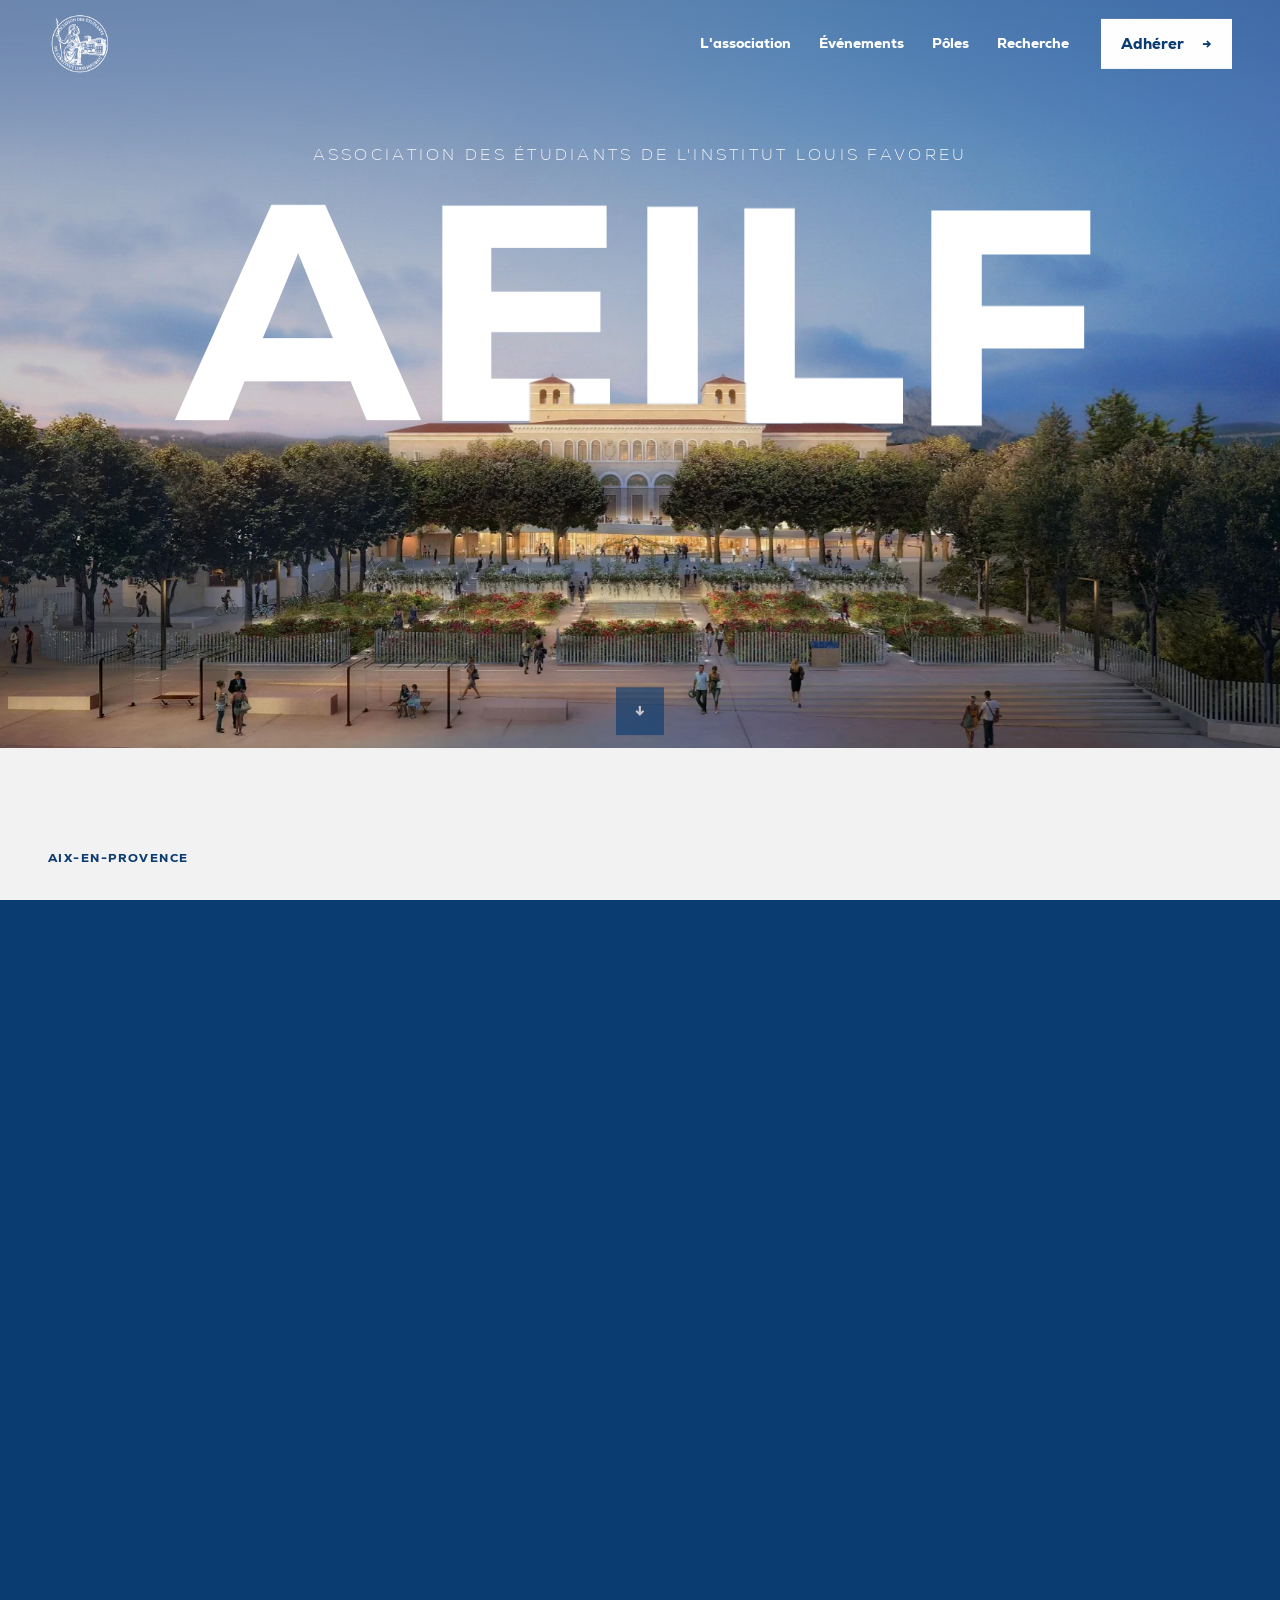
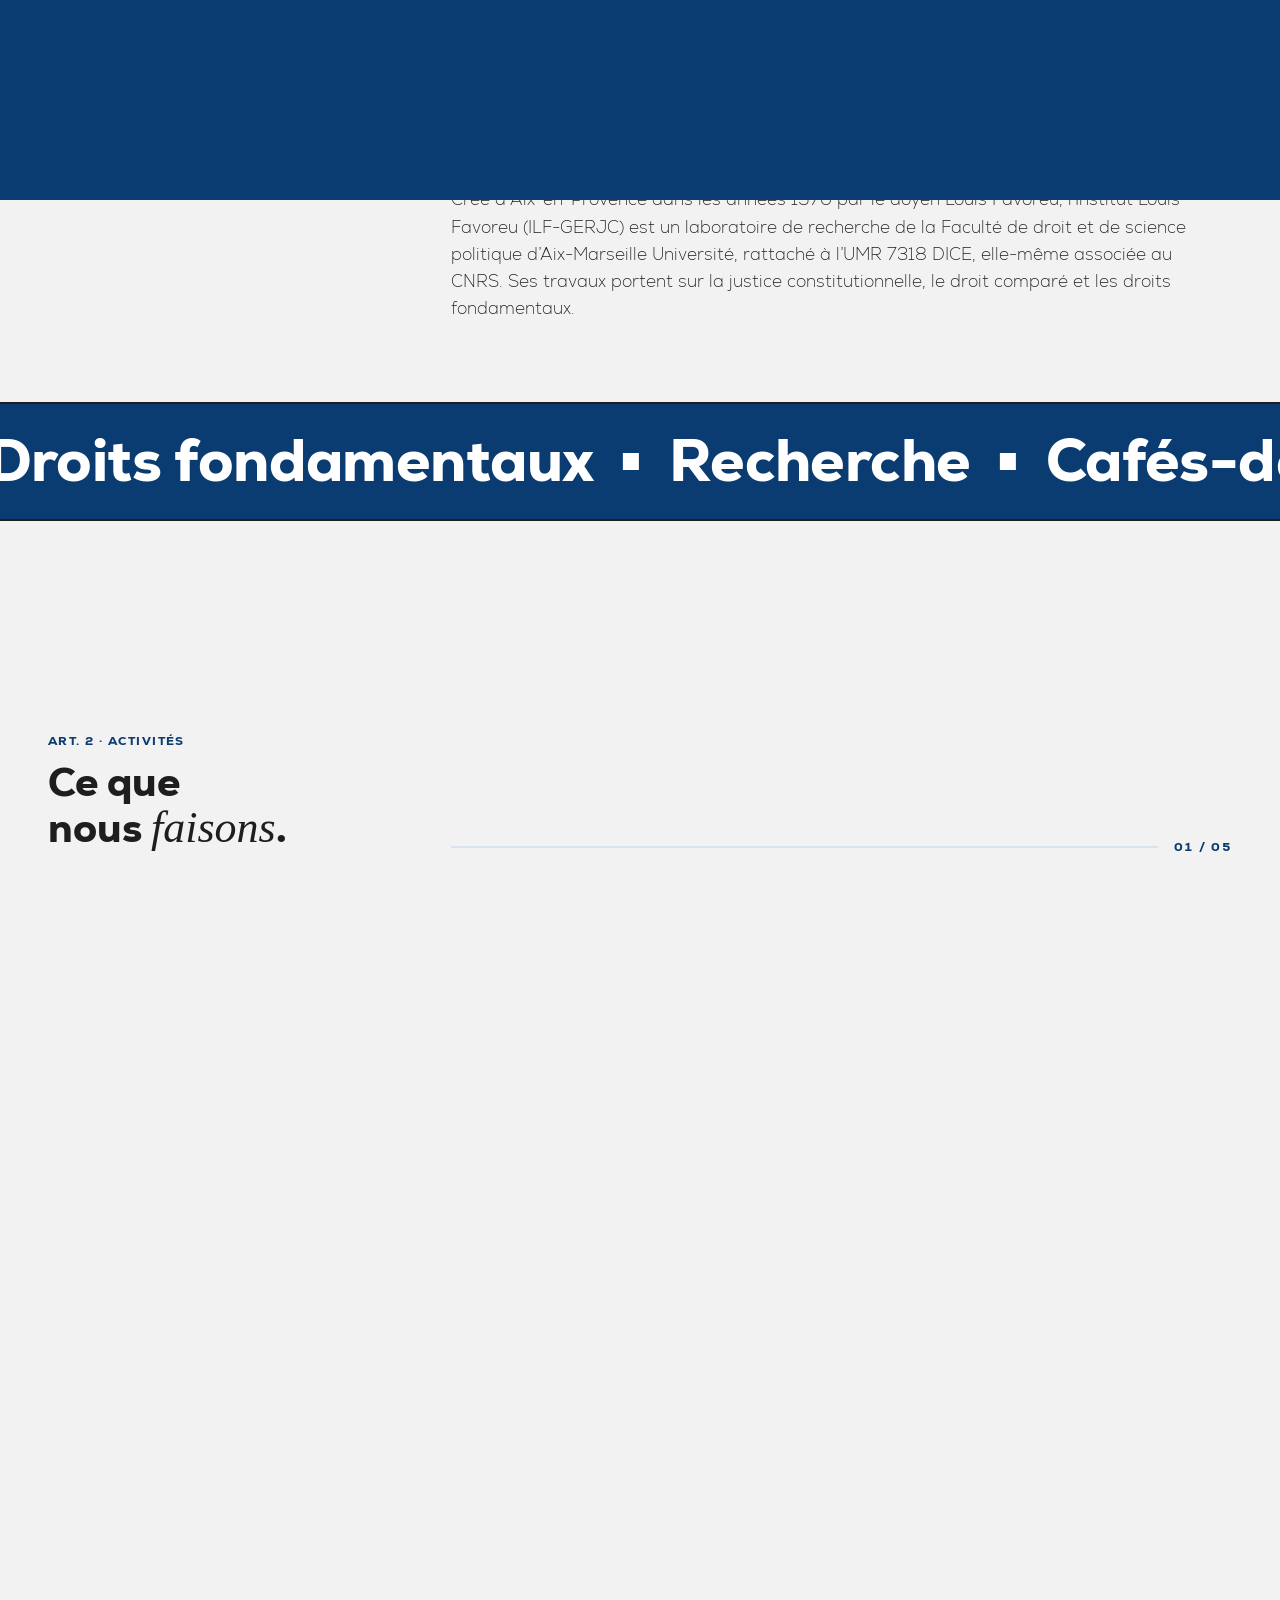
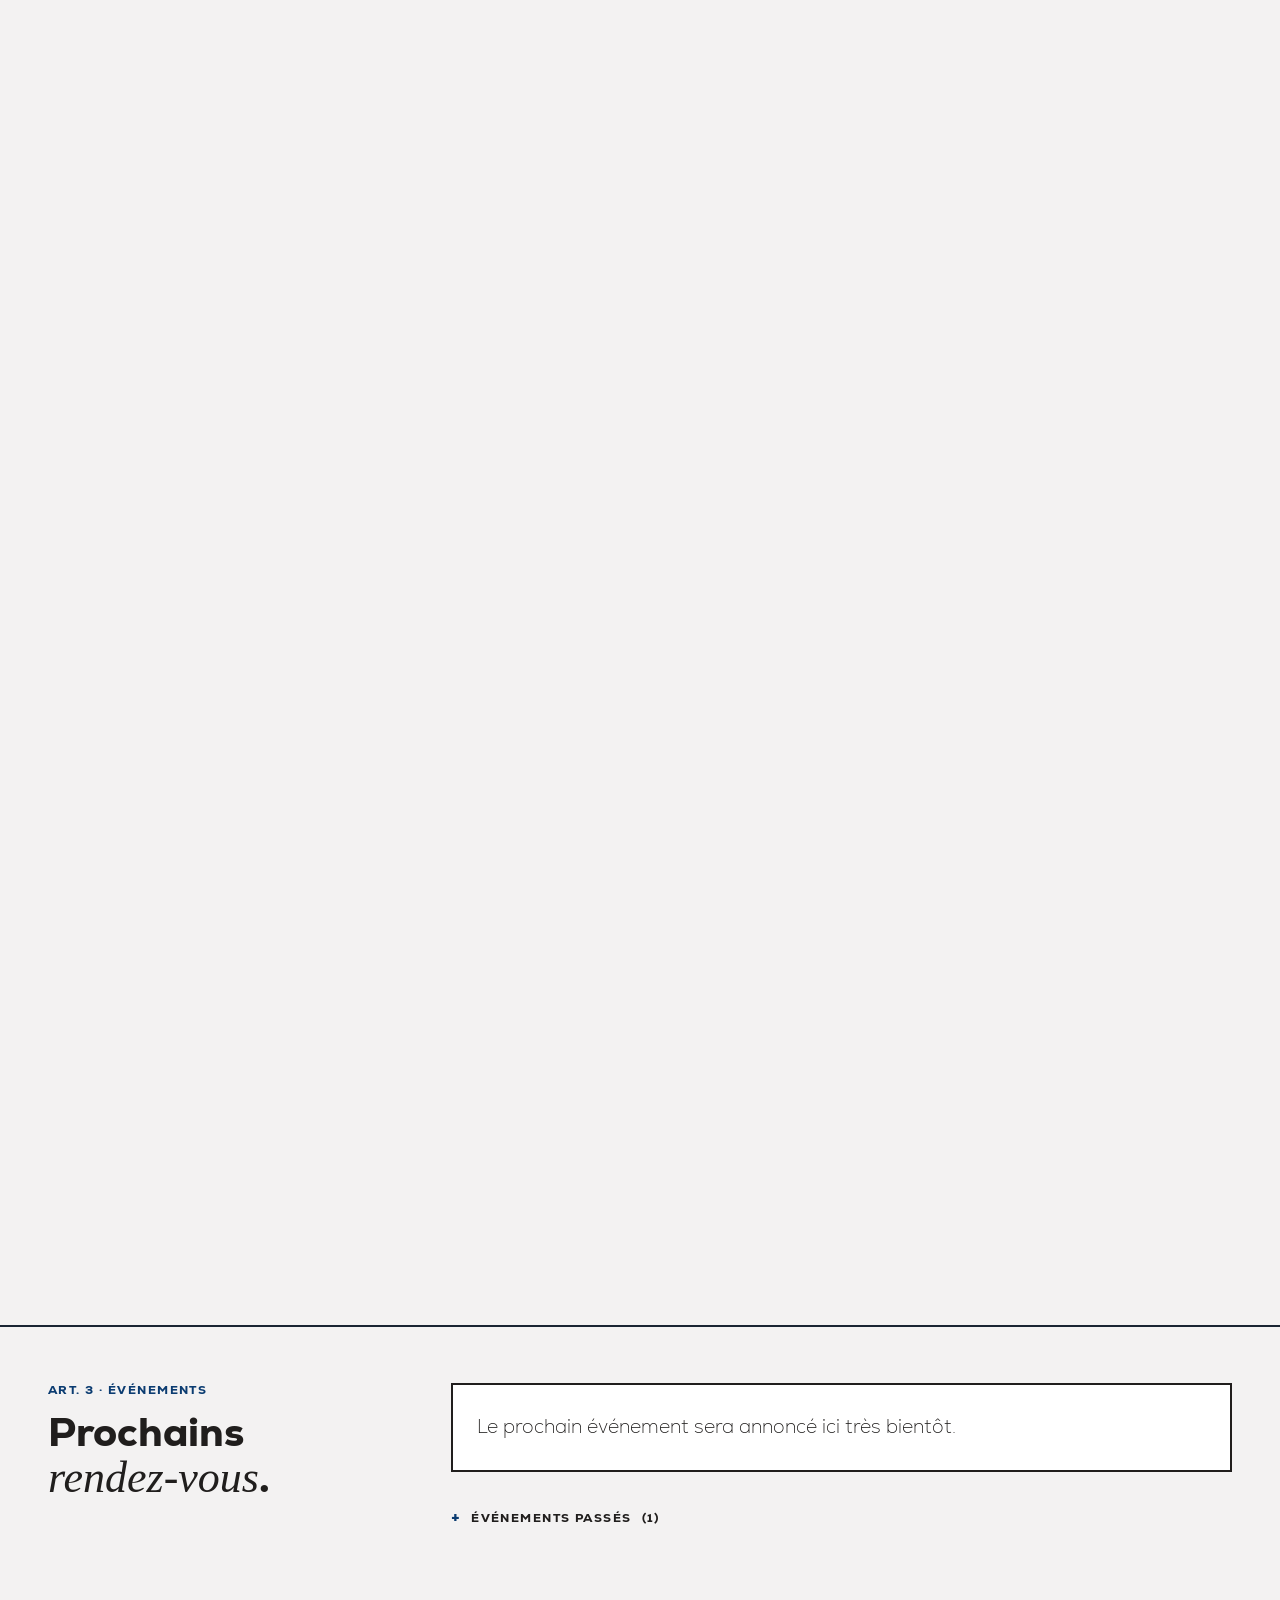
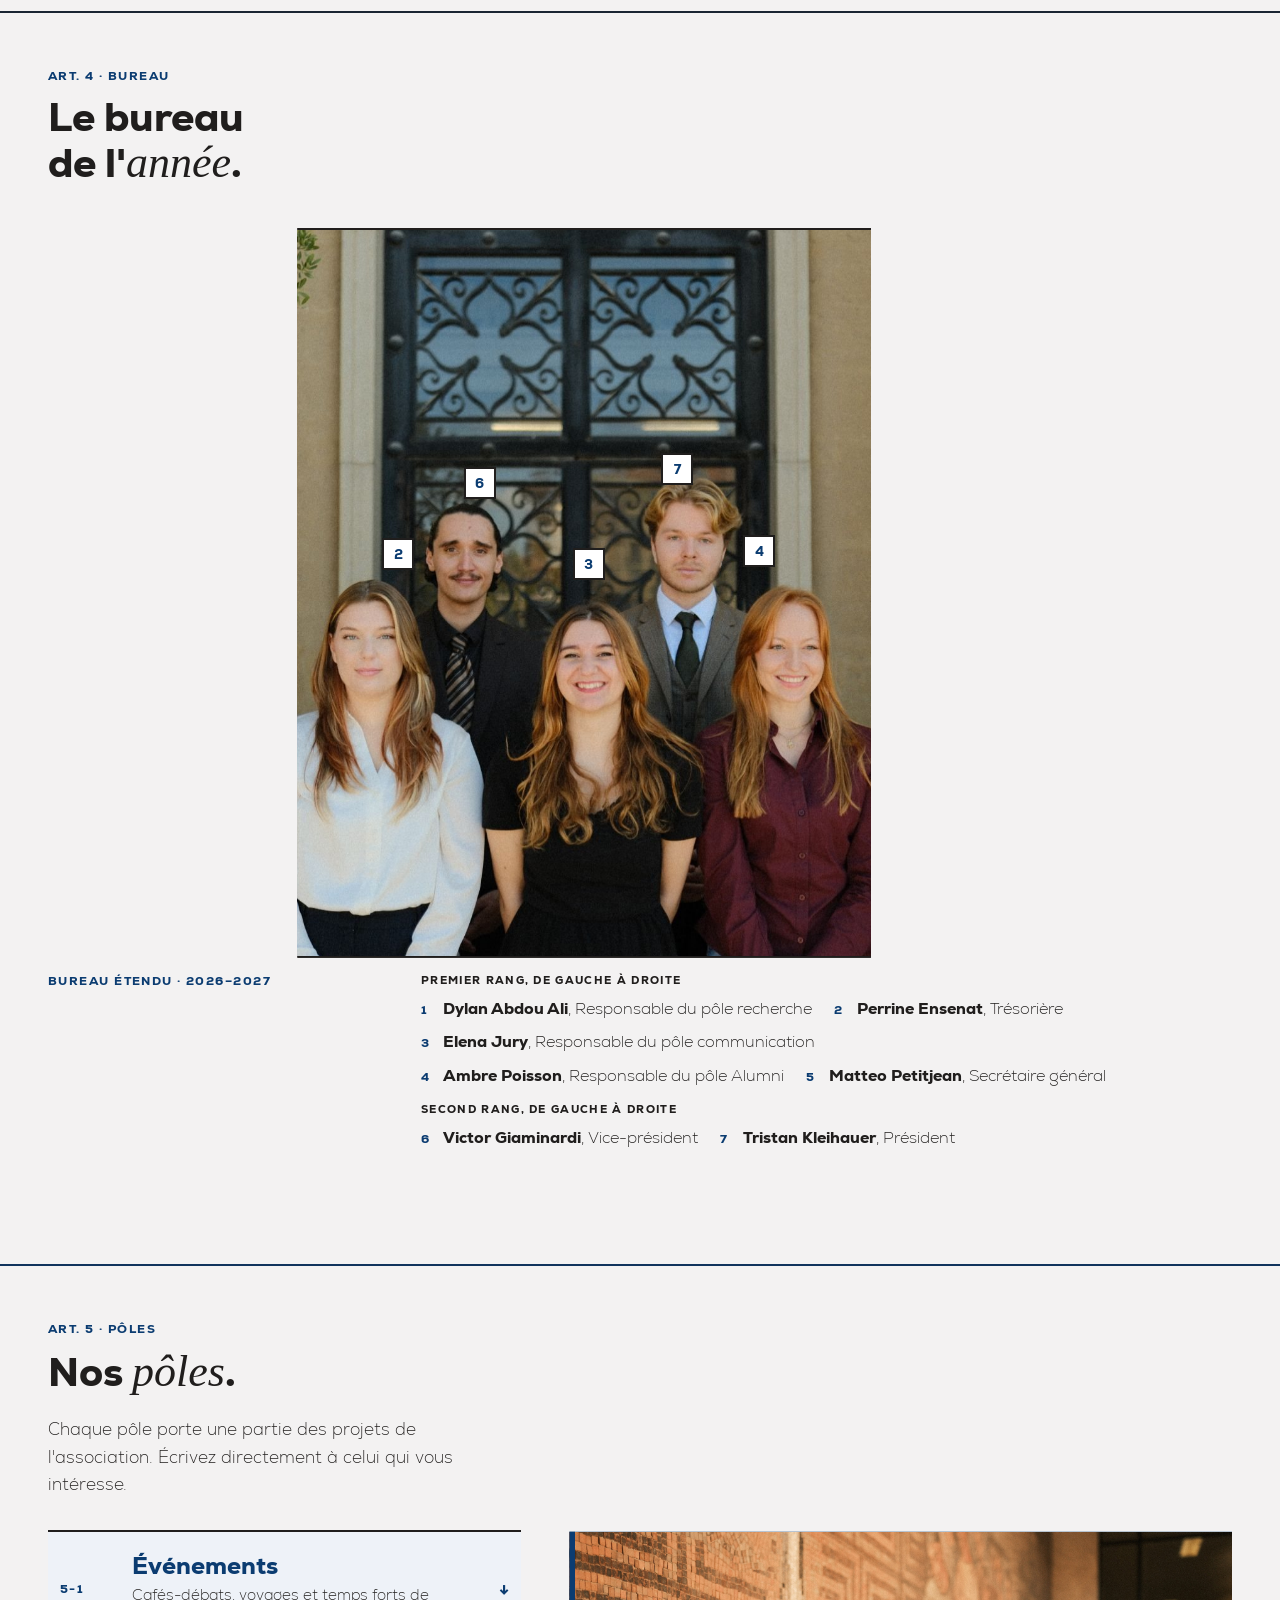
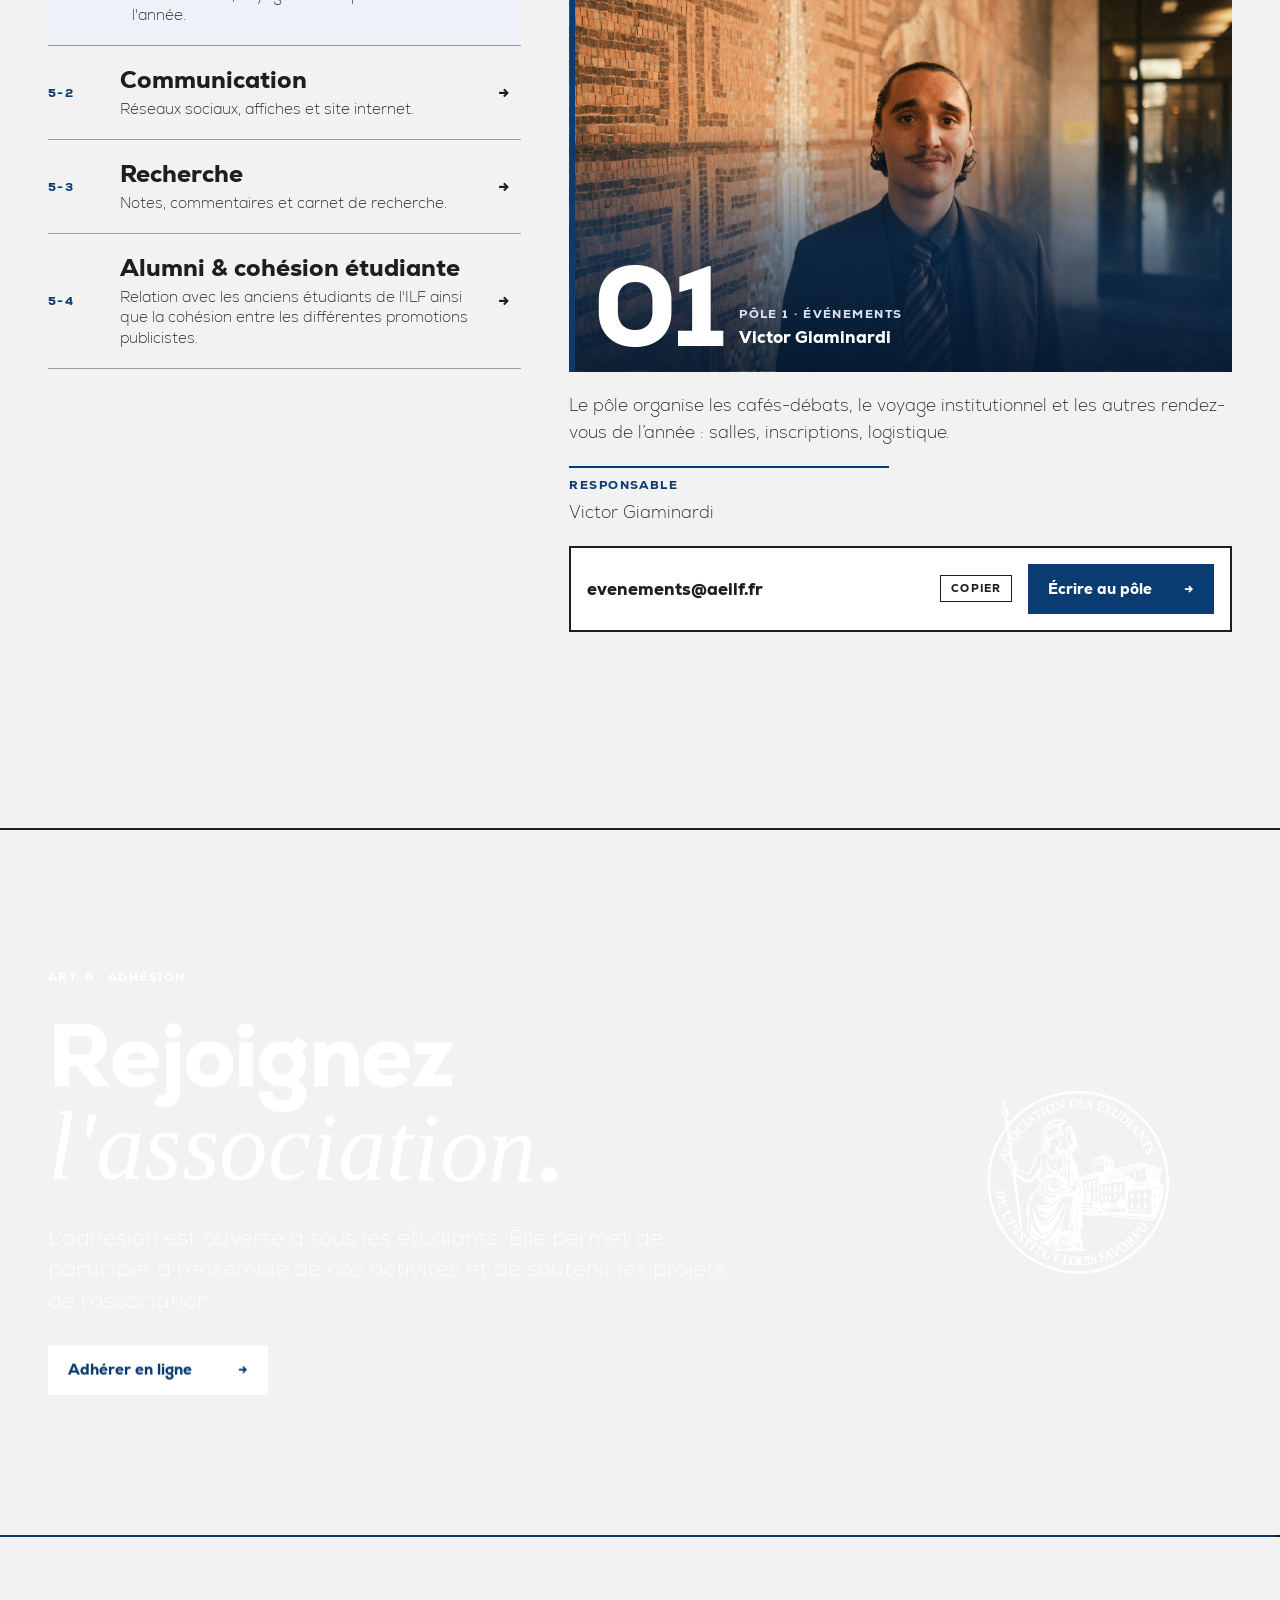
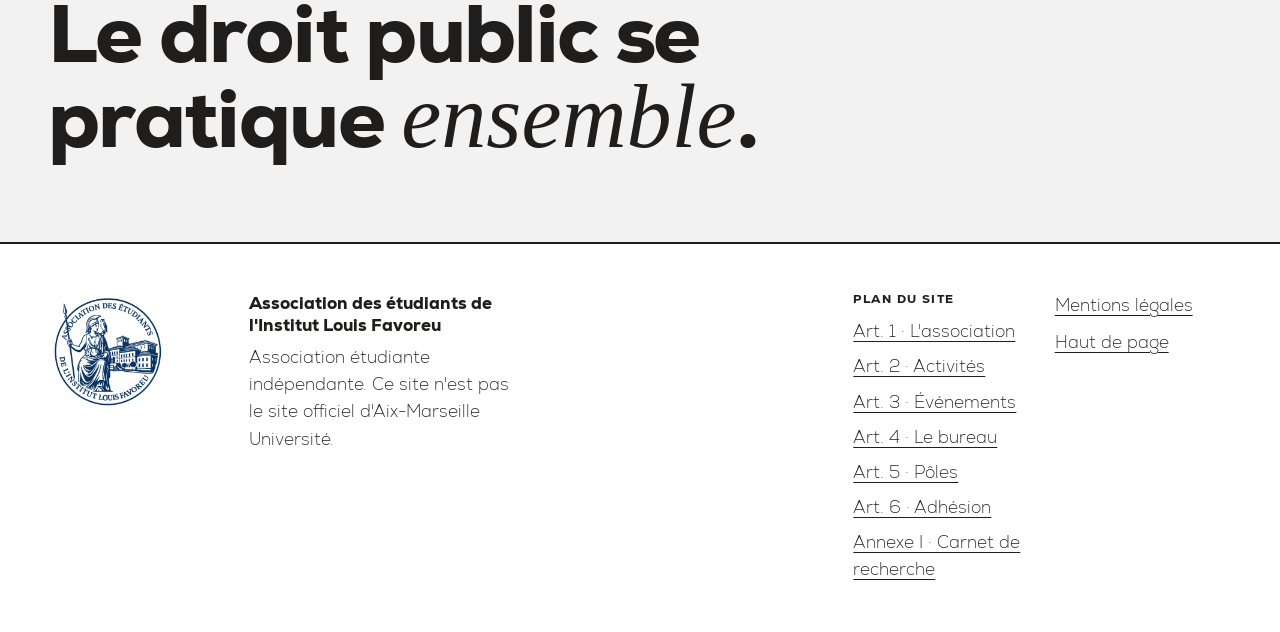
<file: index.html>
<!doctype html>
<html lang="fr">
<head>
<meta charset="utf-8">
<meta name="viewport" content="width=device-width, initial-scale=1, viewport-fit=cover">
<title>AE Institut Louis Favoreu</title>
<meta name="claude:viewport-fit-sides" content="cover">
<meta name="description" content="Association des étudiants de l'Institut Louis Favoreu, Aix-Marseille Université : recherche, cafés-débats, réseau alumni et voyages.">
<link rel="icon" href="assets/brand/favicon.svg" type="image/svg+xml">
<script>try{if(!matchMedia("(prefers-reduced-motion: reduce)").matches&&!sessionStorage.getItem("ilf-intro"))document.documentElement.classList.add("is-loading")}catch(e){}</script>
<link rel="preload" href="images/fdsp-premier-plan.webp" as="image" type="image/webp">
<link rel="preload" href="assets/fonts/Nexa-Heavy.woff2" as="font" type="font/woff2" crossorigin>
<link rel="preload" href="assets/fonts/Nexa-ExtraLight.woff2" as="font" type="font/woff2" crossorigin>
<link rel="stylesheet" href="assets/fonts.css">
<link rel="stylesheet" href="assets/style.css">
</head>
<body>

<a class="skip" href="#intro">Aller au contenu</a>

<!-- Ouverture : aplat bleu, sceau inversé, compteur -->
<div class="loader" id="loader" aria-hidden="true">
  <div class="loader__in">
    <img class="loader__logo" src="assets/brand/logo-aeilf-blanc-400.webp" alt="" width="140" height="140">
    <p class="loader__count"><span id="loader-n">00</span></p>
  </div>
</div>

<div class="cursor" id="cursor" aria-hidden="true"><span class="cursor__label" id="cursor-label"></span></div>

<header class="top is-over" id="top">
  <div class="top__in">
    <a class="brand" href="#accueil" aria-label="Accueil">
      <span class="brand__seal">
        <img class="brand__logo brand__logo--bleu" src="assets/brand/logo-aeilf-bleu-400.webp" alt="Sceau de l'Association des étudiants de l'Institut Louis Favoreu" width="64" height="64">
        <img class="brand__logo brand__logo--blanc" src="assets/brand/logo-aeilf-blanc-400.webp" alt="" width="64" height="64">
      </span>
      <span class="brand__name"><span data-bind="nomLigne1">AE Institut</span><span data-bind="nomLigne2">Louis Favoreu</span></span>
    </a>
    <nav class="nav" id="nav" aria-label="Navigation principale">
      <a href="#objet"><span class="nav__n" aria-hidden="true">01</span><span class="roll"><span data-text="L'association">L'association</span></span></a>
      <a class="nav__opt" href="#activites"><span class="nav__n" aria-hidden="true">02</span><span class="roll"><span data-text="Activités">Activités</span></span></a>
      <a href="#agenda"><span class="nav__n" aria-hidden="true">03</span><span class="roll"><span data-text="Événements">Événements</span></span></a>
      <a class="nav__opt" href="#bureau"><span class="nav__n" aria-hidden="true">04</span><span class="roll"><span data-text="Le bureau">Le bureau</span></span></a>
      <a href="#poles"><span class="nav__n" aria-hidden="true">05</span><span class="roll"><span data-text="Pôles">Pôles</span></span></a>
      <a class="js-transition" href="recherche/"><span class="nav__n" aria-hidden="true">I</span><span class="roll"><span data-text="Recherche">Recherche</span></span></a>
      <a href="#adherer" class="nav__join"><span class="nav__n" aria-hidden="true">06</span><span class="roll"><span data-text="Adhérer">Adhérer</span></span></a>
    </nav>
    <a class="btn btn--primary btn--nav magnetic" href="#adherer" data-cursor="Adhérer"><span>Adhérer</span><span class="btn__arrow" aria-hidden="true">→</span></a>
    <button class="menu-btn" id="menu-btn" aria-expanded="false" aria-controls="nav" aria-label="Ouvrir le menu"><span></span><span></span></button>
  </div>
  <div class="progress" id="progress" aria-hidden="true"></div>
</header>

<main id="accueil">

  <!-- Ouverture : l'illustration de la FDSP fait le décor ; le sigle passe derrière la faculté -->
  <section class="hero" id="hero">
    <div class="hero__sky" aria-hidden="true"></div>
    <div class="hero__stage" id="hero-stage">
      <img class="hero__layer hero__bg" id="hero-bg" src="images/fdsp.jpg" srcset="images/fdsp-1200.jpg 1200w, images/fdsp.jpg 2000w" sizes="(max-width: 720px) 150vw, 100vw" alt="La Faculté de droit et de science politique d'Aix-en-Provence au crépuscule, la montagne Sainte-Victoire à l'arrière-plan" width="2000" height="1058">
      <div class="hero__veil" aria-hidden="true"></div>
      <div class="hero__sigle" id="hero-sigle" aria-hidden="true">AEILF</div>
      <img class="hero__layer hero__fg" id="hero-fg" src="images/fdsp-premier-plan.webp" srcset="images/fdsp-premier-plan-1200.webp 1200w, images/fdsp-premier-plan.webp 2000w" sizes="(max-width: 720px) 150vw, 100vw" alt="" width="2000" height="1058">
    </div>
    <div class="hero__brand">
      <h1 class="hero__name" id="hero-name" data-bind="nom">Association des étudiants de l'Institut Louis Favoreu</h1>
    </div>
    <a class="hero__down" href="#intro" aria-label="Découvrir l'association"><span aria-hidden="true">↓</span></a>
    <a class="teaser" id="teaser" href="#agenda" hidden data-cursor="Agenda">
      <span class="label label--blue">Prochain rendez-vous</span>
      <span class="teaser__row"><span class="teaser__day" id="teaser-day"></span><span class="teaser__t" id="teaser-t"></span></span>
      <span class="teaser__meta"><span id="teaser-meta"></span><span class="teaser__arrow" aria-hidden="true">→</span></span>
    </a>
  </section>

  <!-- Préambule -->
  <section class="intro" id="intro">
    <div class="wrap intro__grid">
      <p class="label label--blue intro__kicker" data-bind="lieu">Aix-en-Provence</p>

      <h2 class="display intro__title" id="hero-title" aria-label="Le droit public se pratique ensemble.">
        <span class="line"><span class="line__in" data-bind="titreLigne1">Le droit public</span></span>
        <span class="line"><span class="line__in" data-bind="titreLigne2">se pratique</span></span>
        <span class="line"><span class="line__in"><span class="rotator" id="rotator"><span class="rotator__w"><span class="ilf-accent">ensemble</span>.</span></span></span></span>
      </h2>

      <div class="intro__side">
        <p class="lead" data-bind="accroche">Nous sommes les étudiants en droit public d’Aix-en-Provence. Au programme cette année : des cafés-débats, des voyages, un carnet de recherche et un réseau d’anciens à reconstruire.</p>
        <div class="intro__ctas">
          <a class="btn btn--primary magnetic" href="#adherer" data-cursor="Adhérer"><span>Rejoindre l'association</span><span class="btn__arrow" aria-hidden="true">→</span></a>
          <a class="btn btn--secondary" href="#agenda"><span>Voir les événements</span><span class="btn__arrow" aria-hidden="true">→</span></a>
        </div>
      </div>
    </div>
  </section>

  <!-- Art. 1 -->
  <section class="section" id="objet" data-chapter="Art. 1 · Objet">
    <div class="wrap section__grid">
      <div class="section__head">
        <p class="label label--blue">Art. 1 · Objet</p>
        <h2 class="h2 split-lines">Ce qui nous <span class="ilf-accent">réunit</span>.</h2>
      </div>
      <div class="section__body">
        <p class="manifesto" data-bind="manifeste" data-split>Nous croyons que le droit public ne s'apprend pas seulement dans les amphithéâtres. Il se discute, s'écrit, se confronte à l'actualité et à celles et ceux qui le pratiquent.</p>
        <div class="institut reveal">
          <p class="label">L'institut</p>
          <p data-bind="institut">Créé à Aix-en-Provence dans les années 1970 par le doyen Louis Favoreu, l’Institut Louis Favoreu (ILF-GERJC) est un laboratoire de recherche de la Faculté de droit et de science politique d’Aix-Marseille Université, rattaché à l’UMR 7318 DICE, elle-même associée au CNRS. Ses travaux portent sur la justice constitutionnelle, le droit comparé et les droits fondamentaux.</p>
        </div>
      </div>
    </div>
  </section>

  <!-- Bandeau sur aplat bleu -->
  <div class="marquee" aria-hidden="true">
    <div class="marquee__track" id="marquee"></div>
  </div>

  <!-- Art. 2 : défilement horizontal sur grand écran -->
  <section class="section section--acts" id="activites" data-chapter="Art. 2 · Activités">
    <div class="acts-pin" id="acts-pin">
      <div class="wrap section__grid acts-head">
        <div class="section__head">
          <p class="label label--blue">Art. 2 · Activités</p>
          <h2 class="h2 split-lines">Ce que nous <span class="ilf-accent">faisons</span>.</h2>
        </div>
        <div class="acts-progress" aria-hidden="true"><span id="acts-bar"></span><span class="acts-count" id="acts-count"></span></div>
      </div>
      <div class="acts-viewport"><ol class="acts" id="acts"></ol></div>
    </div>
  </section>

  <!-- Art. 3 -->
  <section class="section" id="agenda" data-chapter="Art. 3 · Événements">
    <div class="wrap section__grid">
      <div class="section__head">
        <p class="label label--blue">Art. 3 · Événements</p>
        <h2 class="h2 split-lines">Prochains <span class="ilf-accent">rendez-vous</span>.</h2>
      </div>
      <div class="section__body">
        <ul class="events" id="events"><li class="events__empty">Chargement des événements…</li></ul>
        <details class="past" id="past" hidden>
          <summary><span>Événements passés</span><span id="past-count"></span></summary>
          <ul class="events events--past" id="events-past"></ul>
        </details>
      </div>
    </div>
  </section>

  <!-- Art. 4 -->
  <section class="section" id="bureau" data-chapter="Art. 4 · Bureau">
    <div class="wrap section__grid">
      <div class="section__head">
        <p class="label label--blue">Art. 4 · Bureau</p>
        <h2 class="h2 split-lines">Le bureau de l'<span class="ilf-accent">année</span>.</h2>
      </div>
      <div class="crew" id="crew" hidden>
        <div class="crew__tabs" id="crew-tabs" role="tablist" aria-label="Photos de groupe" hidden></div>
        <figure class="crew__fig">
          <div class="crew__frame" id="crew-frame">
            <img class="crew__img" id="crew-img" alt="" width="2000" height="1333" loading="lazy">
            <div class="crew__shade" id="crew-shade" aria-hidden="true"></div>
            <div class="crew__pins" id="crew-pins"></div>
            <p class="crew__tag" id="crew-tag" aria-hidden="true"><b id="crew-tag-n"></b><span id="crew-tag-r"></span></p>
          </div>
          <figcaption class="crew__cap">
            <p class="label label--blue crew__title" id="crew-title"></p>
            <div class="crew__rows" id="crew-rows"></div>
          </figcaption>
        </figure>
      </div>
    </div>
  </section>

  <!-- Art. 5 -->
  <section class="section" id="poles" data-chapter="Art. 5 · Pôles">
    <div class="wrap section__grid">
      <div class="section__head">
        <p class="label label--blue">Art. 5 · Pôles</p>
        <h2 class="h2 split-lines">Nos <span class="ilf-accent">pôles</span>.</h2>
        <p class="poles__intro">Chaque pôle porte une partie des projets de l'association. Écrivez directement à celui qui vous intéresse.</p>
      </div>
      <div class="section__body">
        <ol class="poles" id="poles-list"></ol>
      </div>
    </div>
  </section>

  <!-- Annexe I : aperçu du carnet de recherche (page dédiée : recherche/) -->
  <section class="section carnet" id="carnet" data-chapter="Annexe I · Recherche" hidden>
    <div class="wrap section__grid">
      <div class="section__head">
        <p class="label label--blue">Annexe I · Carnet de recherche</p>
        <h2 class="h2 split-lines">Derniers <span class="ilf-accent">articles</span>.</h2>
        <p class="poles__intro">Notes, commentaires et analyses publiés par le pôle recherche.</p>
        <a class="btn btn--secondary carnet__cta js-transition" href="recherche/"><span>Ouvrir le carnet</span><span class="btn__arrow" aria-hidden="true">→</span></a>
      </div>
      <div class="section__body">
        <ul class="r-grid" id="carnet-grid"></ul>
      </div>
    </div>
  </section>

  <!-- Art. 6 -->
  <section class="join" id="adherer" data-chapter="Art. 6 · Adhésion">
    <div class="join__bg" id="join-bg" aria-hidden="true"></div>
    <div class="wrap join__grid">
      <div class="join__body">
        <p class="label">Art. 6 · Adhésion</p>
        <h2 class="join__title" data-bind="adhesionTitre" data-rich data-split-chars>Rejoignez l'association.</h2>
        <p class="lead join__text" data-bind="adhesionTexte">L'adhésion est ouverte à tous les étudiants.</p>
        <div class="join__row">
          <a class="btn btn--inverse magnetic" id="join-link" href="https://www.helloasso.com" target="_blank" rel="noopener" data-cursor="Adhérer"><span>Adhérer en ligne</span><span class="btn__arrow" aria-hidden="true">→</span></a>
          <p class="join__price" id="join-price"><span class="label">Cotisation</span><span data-bind="adhesionPrix">À compléter</span></p>
          <p class="join__soon" id="join-soon" hidden></p>
        </div>
      </div>
      <div class="join__seal">
        <img src="assets/brand/logo-aeilf-blanc-400.webp" alt="" width="220" height="220" loading="lazy">
      </div>
    </div>
  </section>

  <!-- Envoi -->
  <section class="outro" aria-label="Devise">
    <div class="wrap">
      <p class="outro__line split-lines"><span data-bind="titreLigne1">Le droit public</span> <span data-bind="titreLigne2">se pratique</span> <span class="ilf-accent" id="outro-word">ensemble</span>.</p>
    </div>
  </section>

</main>

<footer class="foot" id="foot">
  <div class="wrap foot__grid">
    <div class="foot__brand">
      <img src="assets/brand/logo-aeilf-bleu-400.webp" alt="Sceau de l'Association des étudiants de l'Institut Louis Favoreu" width="120" height="120" loading="lazy">
    </div>
    <div class="foot__id">
      <p class="foot__name" data-bind="nom">Association des étudiants de l'Institut Louis Favoreu</p>
      <p class="foot__small">Association étudiante indépendante. Ce site n'est pas le site officiel d'Aix-Marseille Université.</p>
      <p class="foot__small" data-bind="illustrationCredit">Illustration : crédit à compléter</p>
    </div>
    <div class="foot__contact">
      <p class="label">Écrire au bureau</p>
      <div class="copy">
        <span class="copy__text" id="email" data-bind="email">contact@exemple.fr</span>
        <button class="copy__btn" id="copy-btn" type="button">Copier</button>
      </div>
      <p class="foot__links" id="socials"></p>
    </div>
    <nav class="foot__map" aria-label="Plan du site">
      <p class="label">Plan du site</p>
      <a class="link" href="#objet">Art. 1 · L'association</a>
      <a class="link" href="#activites">Art. 2 · Activités</a>
      <a class="link" href="#agenda">Art. 3 · Événements</a>
      <a class="link" href="#bureau">Art. 4 · Le bureau</a>
      <a class="link" href="#poles">Art. 5 · Pôles</a>
      <a class="link" href="#adherer">Art. 6 · Adhésion</a>
      <a class="link js-transition" href="recherche/">Annexe I · Carnet de recherche</a>
    </nav>
    <div class="foot__legal">
      <a class="link js-transition" href="mentions-legales/">Mentions légales</a>
      <a class="link" href="#accueil">Haut de page</a>
    </div>
  </div>
</footer>

<!-- Repère de lecture : article en cours + sommaire rapide -->
<div class="chapter" id="chapter">
  <button class="chapter__btn" id="chapter-btn" type="button" aria-expanded="false" aria-controls="chapter-menu">
    <span class="chapter__label">Sommaire</span>
    <span class="chapter__now" id="chapter-now"><span class="chapter__txt">Art. 1 · Objet</span></span>
  </button>
  <nav class="chapter__menu" id="chapter-menu" aria-label="Sommaire" hidden>
    <a href="#objet"><span>Art. 1</span>L'association</a>
    <a href="#activites"><span>Art. 2</span>Activités</a>
    <a href="#agenda"><span>Art. 3</span>Événements</a>
    <a href="#bureau"><span>Art. 4</span>Le bureau</a>
    <a href="#poles"><span>Art. 5</span>Pôles</a>
    <a href="#adherer"><span>Art. 6</span>Adhésion</a>
    <a class="js-transition" href="recherche/"><span>Ann. I</span>Carnet de recherche</a>
  </nav>
</div>

<a class="totop" id="totop" href="#accueil" aria-label="Revenir en haut de la page">
  <svg viewBox="0 0 52 52" aria-hidden="true"><rect class="totop__track" x="1" y="1" width="50" height="50"/><rect class="totop__bar" id="totop-bar" x="1" y="1" width="50" height="50" pathLength="100"/></svg>
  <span aria-hidden="true">↑</span>
</a>

<div class="curtain" id="curtain" aria-hidden="true"></div>

<script src="assets/vendor/gsap.min.js"></script>
<script src="assets/vendor/ScrollTrigger.min.js"></script>
<script src="assets/vendor/lenis.min.js"></script>
<script src="assets/main.js"></script>
</body>
</html>
</file>
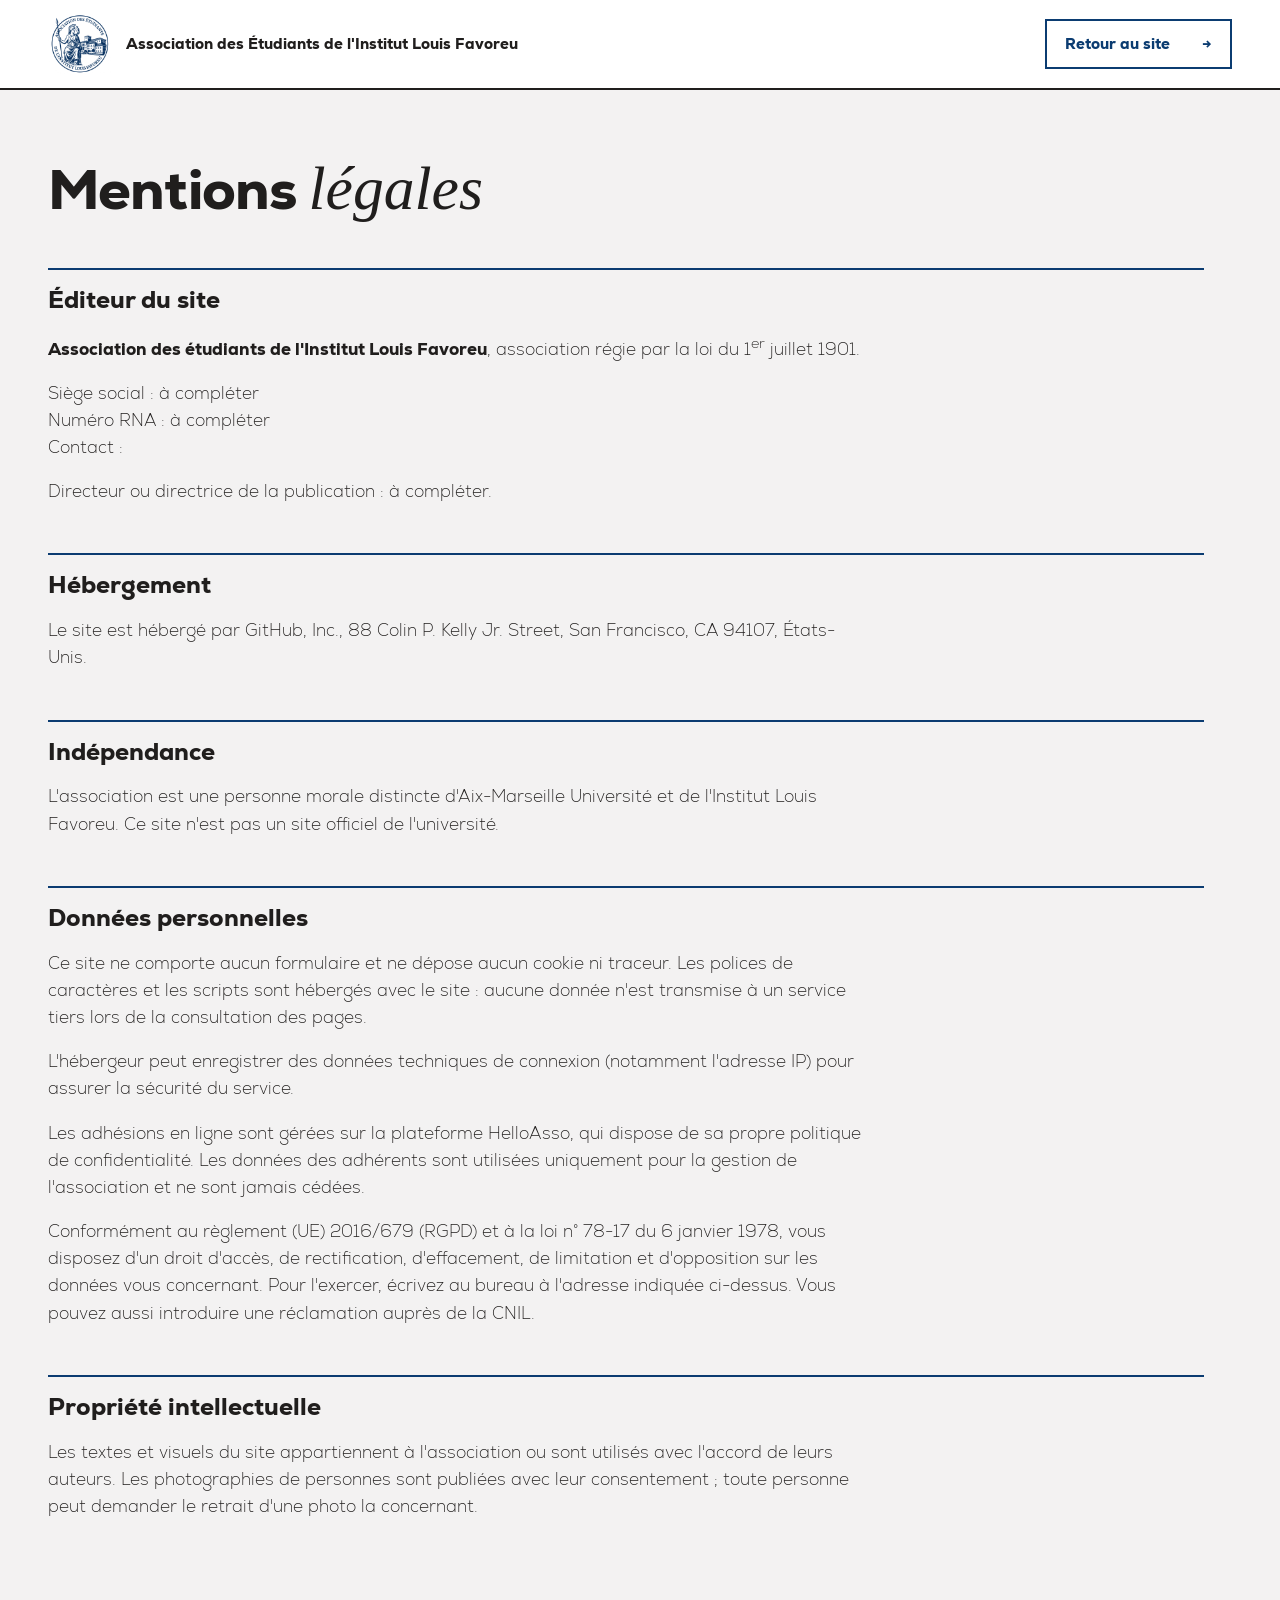
<file: mentions-legales/index.html>
<!doctype html>
<html lang="fr">
<head>
<meta charset="utf-8">
<meta name="viewport" content="width=device-width, initial-scale=1, viewport-fit=cover">
<title>Mentions légales · AE Institut Louis Favoreu</title>
<meta name="robots" content="noindex">
<link rel="icon" href="../assets/brand/favicon.svg" type="image/svg+xml">
<link rel="stylesheet" href="../assets/fonts.css">
<link rel="stylesheet" href="../assets/style.css">
</head>
<body>
<div class="curtain curtain--enter" aria-hidden="true"></div>
<header class="top" id="top">
  <div class="top__in">
    <a class="brand" href="../" aria-label="Retour à l'accueil">
      <span class="brand__seal"><img class="brand__logo" src="../assets/brand/logo-aeilf-bleu-400.webp" alt="Sceau de l'Association des étudiants de l'Institut Louis Favoreu" width="64" height="64"></span>
      <span class="brand__name"><span data-bind="nomLigne1">AE Institut</span><span data-bind="nomLigne2">Louis Favoreu</span></span>
    </a>
    <a class="btn btn--secondary btn--back" href="../"><span>Retour au site</span><span class="btn__arrow" aria-hidden="true">→</span></a>
  </div>
</header>

<main class="legal wrap">
  <h1 class="h1">Mentions <span class="ilf-accent">légales</span></h1>

  <h2>Éditeur du site</h2>
  <p><strong data-bind="nom">Association des étudiants de l'Institut Louis Favoreu</strong>, association régie par la loi du 1<sup>er</sup> juillet 1901.</p>
  <p>Siège social : <span data-bind-m="siege">à compléter</span><br>
     Numéro RNA : <span data-bind-m="rna">à compléter</span><br>
     Contact : <span data-bind="email">à compléter</span></p>
  <p>Directeur ou directrice de la publication : <span data-bind-m="directeurPublication">à compléter</span>.</p>

  <h2>Hébergement</h2>
  <p>Le site est hébergé par <span data-bind-m="hebergeur">GitHub, Inc., 88 Colin P. Kelly Jr. Street, San Francisco, CA 94107, États-Unis</span>.</p>

  <h2>Indépendance</h2>
  <p>L'association est une personne morale distincte d'Aix-Marseille Université et de l'Institut Louis Favoreu. Ce site n'est pas un site officiel de l'université.</p>

  <h2>Données personnelles</h2>
  <p>Ce site ne comporte aucun formulaire et ne dépose aucun cookie ni traceur. Les polices de caractères et les scripts sont hébergés avec le site : aucune donnée n'est transmise à un service tiers lors de la consultation des pages.</p>
  <p>L'hébergeur peut enregistrer des données techniques de connexion (notamment l'adresse IP) pour assurer la sécurité du service.</p>
  <p>Les adhésions en ligne sont gérées sur la plateforme HelloAsso, qui dispose de sa propre politique de confidentialité. Les données des adhérents sont utilisées uniquement pour la gestion de l'association et ne sont jamais cédées.</p>
  <p>Conformément au règlement (UE) 2016/679 (RGPD) et à la loi n° 78-17 du 6 janvier 1978, vous disposez d'un droit d'accès, de rectification, d'effacement, de limitation et d'opposition sur les données vous concernant. Pour l'exercer, écrivez au bureau à l'adresse indiquée ci-dessus. Vous pouvez aussi introduire une réclamation auprès de la CNIL.</p>

  <h2>Propriété intellectuelle</h2>
  <p>Les textes et visuels du site appartiennent à l'association ou sont utilisés avec l'accord de leurs auteurs. Les photographies de personnes sont publiées avec leur consentement ; toute personne peut demander le retrait d'une photo la concernant.</p>
</main>

<script>
  Promise.resolve().then(function () { return fetch("../content/site.json", { cache: "no-cache" }); })
    .then(function (r) { return r.ok ? r.json() : null; })
    .then(function (site) {
      if (!site) return;
      document.querySelectorAll("[data-bind]").forEach(function (n) { var v = site[n.dataset.bind]; v = typeof v === "string" ? v.trim() : ""; n.hidden = !v; n.textContent = v; });
      var m = site.mentions || {};
      document.querySelectorAll("[data-bind-m]").forEach(function (n) { var v = m[n.dataset.bindM]; n.textContent = (typeof v === "string" && v.trim()) ? v.trim() : "à compléter"; });
    }).catch(function () {});
</script>
</body>
</html>
</file>
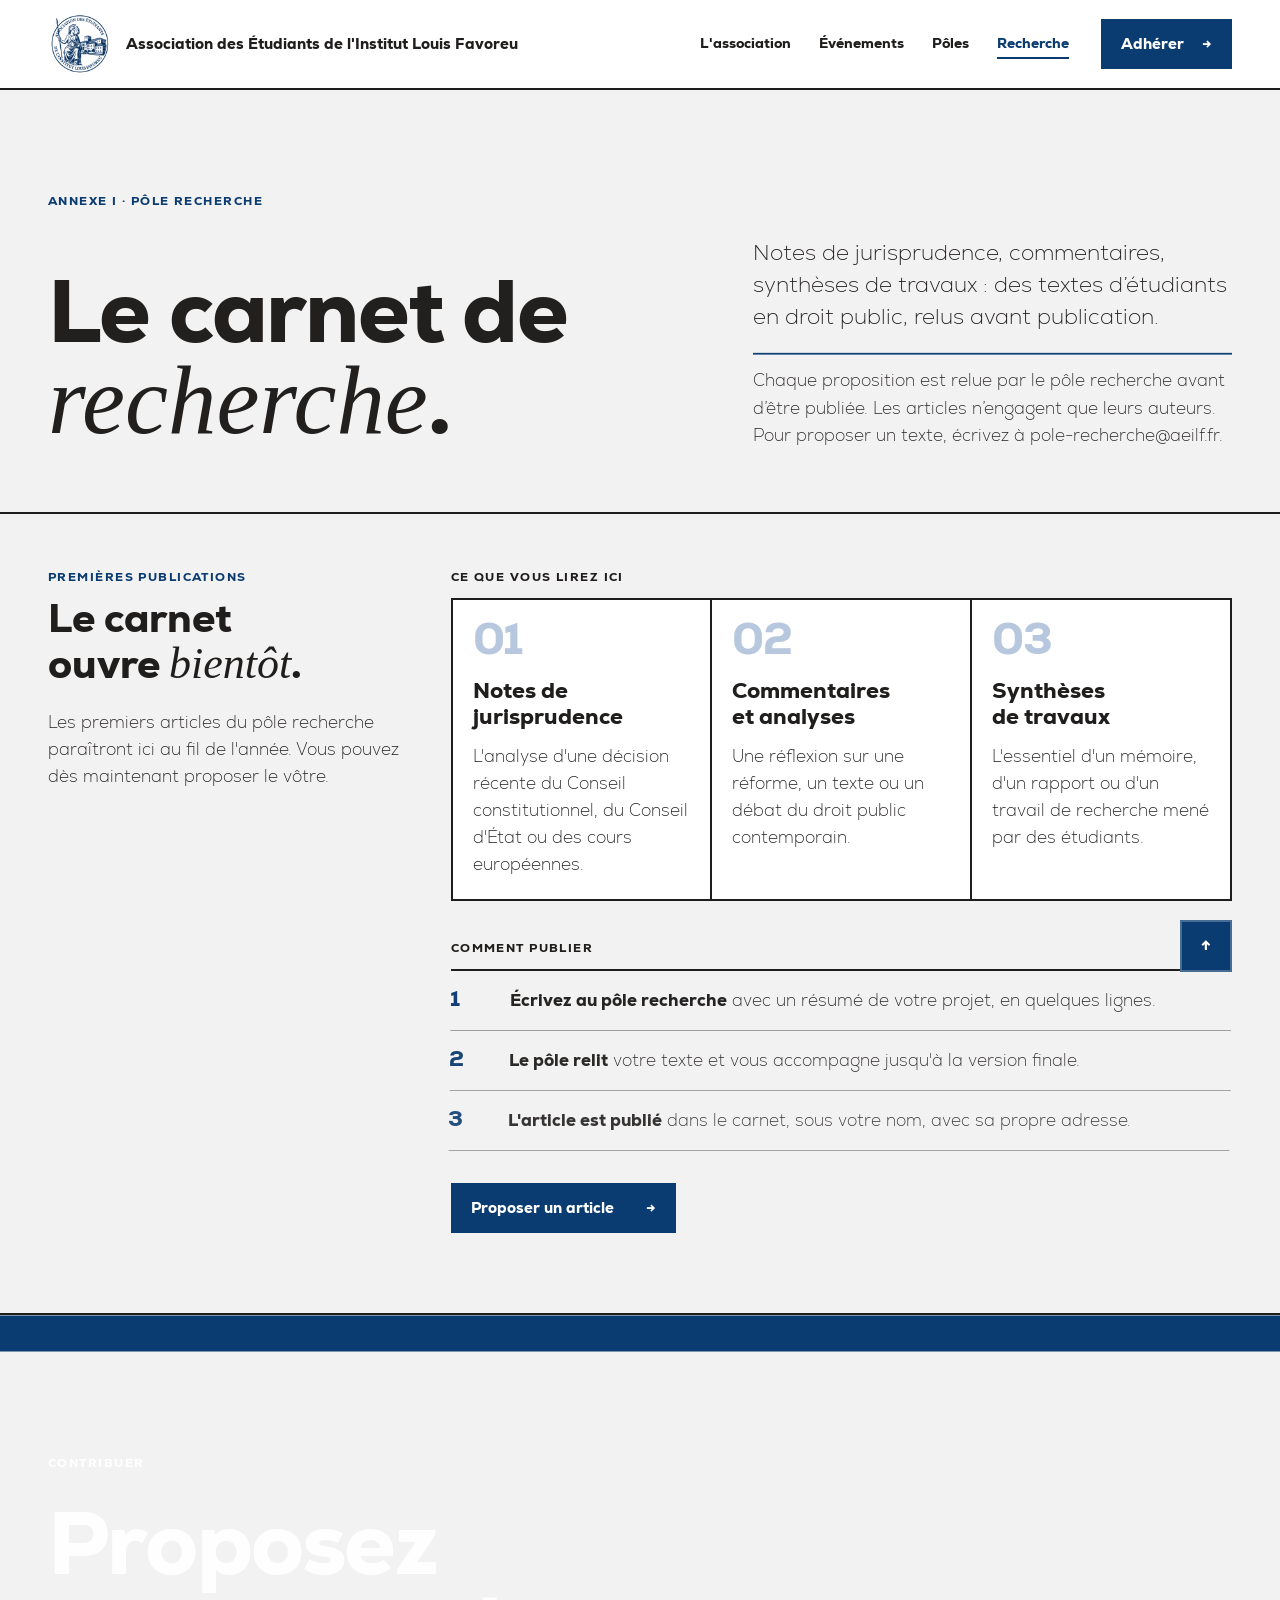
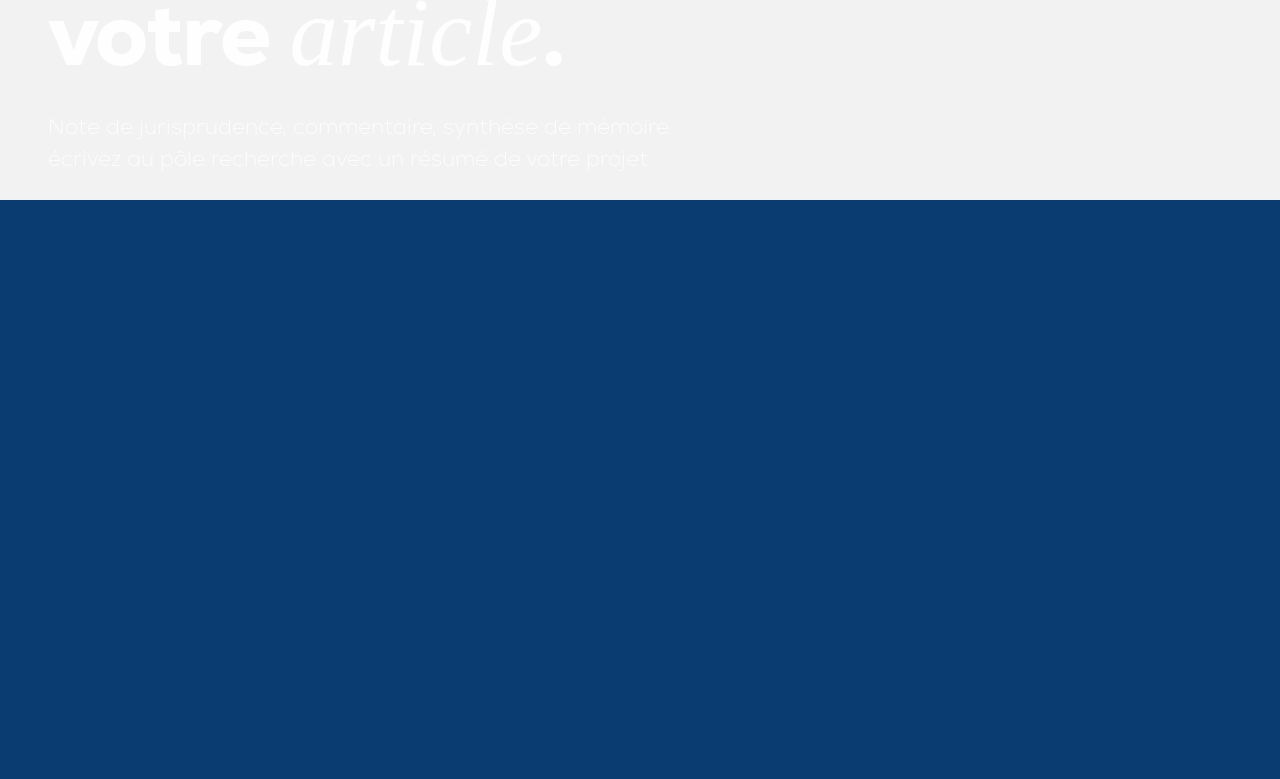
<file: recherche/index.html>
<!doctype html>
<html lang="fr">
<head>
<meta charset="utf-8">
<meta name="viewport" content="width=device-width, initial-scale=1, viewport-fit=cover">
<title>Carnet de recherche · AE Institut Louis Favoreu</title>
<meta name="claude:viewport-fit-sides" content="cover">
<meta name="description" content="Le carnet de recherche du pôle recherche de l'Association des étudiants de l'Institut Louis Favoreu : notes, commentaires et analyses de droit public.">
<link rel="icon" href="../assets/brand/favicon.svg" type="image/svg+xml">
<link rel="preload" href="../assets/fonts/Nexa-Heavy.woff2" as="font" type="font/woff2" crossorigin>
<link rel="preload" href="../assets/fonts/Nexa-ExtraLight.woff2" as="font" type="font/woff2" crossorigin>
<link rel="stylesheet" href="../assets/fonts.css">
<link rel="stylesheet" href="../assets/style.css">
</head>
<body class="page-recherche" data-root="../" data-article="">

<a class="skip" href="#contenu">Aller au contenu</a>
<div class="curtain curtain--enter" id="curtain-enter" aria-hidden="true"></div>
<div class="cursor" id="cursor" aria-hidden="true"><span class="cursor__label" id="cursor-label"></span></div>

<header class="top" id="top">
  <div class="top__in">
    <a class="brand js-transition" href="../" aria-label="Retour à l'accueil">
      <span class="brand__seal"><img class="brand__logo" src="../assets/brand/logo-aeilf-bleu-400.webp" alt="Sceau de l'Association des étudiants de l'Institut Louis Favoreu" width="64" height="64"></span>
      <span class="brand__name"><span data-bind="nomLigne1">AE Institut</span><span data-bind="nomLigne2">Louis Favoreu</span></span>
    </a>
    <nav class="nav" id="nav" aria-label="Navigation principale">
      <a class="js-transition" href="../#objet"><span class="nav__n" aria-hidden="true">01</span><span class="roll"><span data-text="L'association">L'association</span></span></a>
      <a class="js-transition nav__opt" href="../#activites"><span class="nav__n" aria-hidden="true">02</span><span class="roll"><span data-text="Activités">Activités</span></span></a>
      <a class="js-transition" href="../#agenda"><span class="nav__n" aria-hidden="true">03</span><span class="roll"><span data-text="Événements">Événements</span></span></a>
      <a class="js-transition nav__opt" href="../#bureau"><span class="nav__n" aria-hidden="true">04</span><span class="roll"><span data-text="Le bureau">Le bureau</span></span></a>
      <a class="js-transition" href="../#poles"><span class="nav__n" aria-hidden="true">05</span><span class="roll"><span data-text="Pôles">Pôles</span></span></a>
      <a class="is-active" href="../recherche/" aria-current="page"><span class="nav__n" aria-hidden="true">I</span><span class="roll"><span data-text="Recherche">Recherche</span></span></a>
      <a class="js-transition nav__join" href="../#adherer"><span class="nav__n" aria-hidden="true">06</span><span class="roll"><span data-text="Adhérer">Adhérer</span></span></a>
    </nav>
    <a class="btn btn--primary btn--nav magnetic js-transition" href="../#adherer" data-cursor="Adhérer"><span>Adhérer</span><span class="btn__arrow" aria-hidden="true">→</span></a>
    <button class="menu-btn" id="menu-btn" aria-expanded="false" aria-controls="nav" aria-label="Ouvrir le menu"><span></span><span></span></button>
  </div>
  <div class="progress" id="progress" aria-hidden="true"></div>
</header>

<main id="contenu">

  <!-- Vue « carnet » : présentation, article à la une, index filtrable -->
  <div class="r-home" id="r-home">
    <section class="r-hero">
      <div class="wrap r-hero__grid">
        <p class="label label--blue r-hero__kicker">Annexe I · Pôle recherche</p>
        <h1 class="display r-hero__title" id="r-title" data-rich>Le carnet de <span class="ilf-accent">recherche</span>.</h1>
        <div class="r-hero__side">
          <p class="lead" id="r-chapeau">Notes, commentaires et analyses rédigés par les étudiants du pôle recherche.</p>
          <p class="r-hero__note" id="r-presentation"></p>
          <div class="r-hero__stats" id="r-stats" aria-live="polite"><span><b id="r-count-a">0</b> articles</span><span><b id="r-count-r">0</b> rubriques</span></div>
        </div>
      </div>
    </section>

    <section class="r-feature wrap" id="r-feature" aria-label="Article à la une" hidden></section>

    <!-- Tant qu'aucun article n'est publié : présentation du carnet et marche à suivre pour y contribuer -->
    <section class="r-soon section" id="r-soon" hidden>
      <div class="wrap section__grid">
        <div class="section__head">
          <p class="label label--blue">Premières publications</p>
          <h2 class="h2 split-lines">Le carnet ouvre <span class="ilf-accent">bientôt</span>.</h2>
          <p class="r-soon__intro">Les premiers articles du pôle recherche paraîtront ici au fil de l'année. Vous pouvez dès maintenant proposer le vôtre.</p>
        </div>
        <div class="section__body">
          <p class="label r-soon__sub">Ce que vous lirez ici</p>
          <ul class="r-grid r-soon__kinds">
            <li><div class="r-card r-soon__card"><span class="r-soon__n">01</span><h3 class="r-card__t">Notes de jurisprudence</h3><p class="r-card__c">L'analyse d'une décision récente du Conseil constitutionnel, du Conseil d'État ou des cours européennes.</p></div></li>
            <li><div class="r-card r-soon__card"><span class="r-soon__n">02</span><h3 class="r-card__t">Commentaires et analyses</h3><p class="r-card__c">Une réflexion sur une réforme, un texte ou un débat du droit public contemporain.</p></div></li>
            <li><div class="r-card r-soon__card"><span class="r-soon__n">03</span><h3 class="r-card__t">Synthèses de travaux</h3><p class="r-card__c">L'essentiel d'un mémoire, d'un rapport ou d'un travail de recherche mené par des étudiants.</p></div></li>
          </ul>
          <p class="label r-soon__sub">Comment publier</p>
          <ol class="r-soon__steps">
            <li><b>1</b><span><strong>Écrivez au pôle recherche</strong> avec un résumé de votre projet, en quelques lignes.</span></li>
            <li><b>2</b><span><strong>Le pôle relit</strong> votre texte et vous accompagne jusqu'à la version finale.</span></li>
            <li><b>3</b><span><strong>L'article est publié</strong> dans le carnet, sous votre nom, avec sa propre adresse.</span></li>
          </ol>
          <a class="btn btn--primary magnetic r-soon__cta" href="#r-cta" data-cursor="Écrire"><span>Proposer un article</span><span class="btn__arrow" aria-hidden="true">→</span></a>
        </div>
      </div>
    </section>

    <section class="r-index section" id="r-index" aria-labelledby="r-index-title">
      <div class="wrap">
        <div class="r-tools">
          <h2 class="h2 split-lines" id="r-index-title">Tous les <span class="ilf-accent">articles</span>.</h2>
          <div class="r-search">
            <label class="label" for="r-q">Rechercher dans le carnet</label>
            <div class="r-search__field">
              <svg viewBox="0 0 24 24" width="20" height="20" fill="none" stroke="currentColor" stroke-width="2" stroke-linecap="square" aria-hidden="true"><path d="M11 4a7 7 0 1 0 0 14a7 7 0 1 0 0-14M21 21l-5-5"/></svg>
              <input id="r-q" type="search" placeholder="Titre, auteur, mot-clé…" autocomplete="off">
            </div>
          </div>
          <div class="r-filters" id="r-filters" role="group" aria-label="Filtrer par rubrique"></div>
          <p class="r-result" id="r-result" aria-live="polite"></p>
        </div>
        <ul class="r-grid" id="r-grid"></ul>
        <p class="r-empty" id="r-empty" hidden>Aucun article ne correspond à votre recherche. <button class="link r-reset" type="button" id="r-reset">Tout afficher</button></p>
      </div>
    </section>
  </div>

  <!-- Vue « lecture » d'un article -->
  <article class="r-read" id="r-read" hidden>
    <div class="wrap">
      <a class="r-back" href="#r-index" id="r-back"><span aria-hidden="true">←</span> Tous les articles</a>
      <header class="r-read__head">
        <p class="r-read__kicker"><span class="label label--blue" id="a-rubrique"></span><span class="tag tag--outline" id="a-exemple" hidden>Exemple</span></p>
        <h1 class="h1 r-read__title split-lines" id="a-titre"></h1>
        <p class="r-read__meta" id="a-meta"></p>
        <p class="lead r-read__chapeau" id="a-chapeau"></p>
      </header>
      <figure class="r-read__fig" id="a-fig" hidden><img id="a-img" alt=""></figure>
      <div class="r-read__grid">
        <aside class="r-aside" aria-label="Outils de lecture">
          <div class="r-aside__in">
            <nav class="r-toc" id="a-toc" aria-label="Sommaire de l'article">
              <p class="label">Sommaire</p>
              <ol id="a-toc-list"></ol>
            </nav>
            <div class="r-tools-col">
              <button class="copy__btn" type="button" id="a-share">Copier le lien</button>
            </div>
          </div>
        </aside>
        <div class="r-prose" id="a-corps"></div>
      </div>
      <section class="r-notes" id="a-notes-wrap" aria-labelledby="a-notes-t" hidden>
        <h2 class="label" id="a-notes-t">Notes</h2>
        <ol id="a-notes"></ol>
      </section>
      <section class="r-cite" aria-labelledby="a-cite-t">
        <h2 class="label label--blue" id="a-cite-t">Citer cet article</h2>
        <p class="r-cite__txt" id="a-cite"></p>
        <button class="copy__btn" type="button" id="a-cite-copy">Copier la référence</button>
      </section>
      <nav class="r-pager" id="a-pager" aria-label="Autres articles"></nav>
    </div>
  </article>

  <!-- Appel à contributions -->
  <section class="join r-cta" id="r-cta">
    <div class="join__bg" aria-hidden="true"></div>
    <div class="wrap join__grid">
      <div class="join__body">
        <p class="label">Contribuer</p>
        <h2 class="join__title">Proposez votre <span class="ilf-accent">article</span>.</h2>
        <p class="lead join__text">Note de jurisprudence, commentaire, synthèse de mémoire : écrivez au pôle recherche avec un résumé de votre projet.</p>
        <div class="join__row">
          <a class="btn btn--inverse magnetic" id="r-mail" href="mailto:recherche@exemple.fr" data-cursor="Écrire"><span>Écrire au pôle recherche</span><span class="btn__arrow" aria-hidden="true">→</span></a>
          <p class="join__price"><span class="label">Adresse</span><span id="r-mail-txt">recherche@exemple.fr</span></p>
        </div>
      </div>
    </div>
  </section>

</main>

<footer class="foot" id="foot">
  <div class="wrap foot__grid">
    <div class="foot__brand">
      <img src="../assets/brand/logo-aeilf-bleu-400.webp" alt="Sceau de l'Association des étudiants de l'Institut Louis Favoreu" width="120" height="120" loading="lazy">
    </div>
    <div class="foot__id">
      <p class="foot__name">Association des étudiants de l'Institut Louis Favoreu</p>
      <p class="foot__small">Association étudiante indépendante. Ce site n'est pas le site officiel d'Aix-Marseille Université. Les articles engagent leurs seuls auteurs.</p>
    </div>
    <div class="foot__contact">
      <p class="label">Écrire au pôle recherche</p>
      <p class="copy__text" id="foot-mail">recherche@exemple.fr</p>
    </div>
    <nav class="foot__map" aria-label="Plan du site">
      <p class="label">Plan du site</p>
      <a class="link js-transition" href="../#objet">Art. 1 · L'association</a>
      <a class="link js-transition" href="../#activites">Art. 2 · Activités</a>
      <a class="link js-transition" href="../#agenda">Art. 3 · Événements</a>
      <a class="link js-transition" href="../#bureau">Art. 4 · Le bureau</a>
      <a class="link js-transition" href="../#poles">Art. 5 · Pôles</a>
      <a class="link js-transition" href="../#adherer">Art. 6 · Adhésion</a>
      <a class="link" href="../recherche/" aria-current="page">Annexe I · Carnet de recherche</a>
    </nav>
    <div class="foot__legal">
      <a class="link js-transition" href="../mentions-legales/">Mentions légales</a>
      <a class="link" href="#contenu" id="foot-top">Haut de page</a>
    </div>
  </div>
</footer>

<a class="totop" id="totop" href="#contenu" aria-label="Revenir en haut de la page">
  <svg viewBox="0 0 52 52" aria-hidden="true"><rect class="totop__track" x="1" y="1" width="50" height="50"/><rect class="totop__bar" id="totop-bar" x="1" y="1" width="50" height="50" pathLength="100"/></svg>
  <span aria-hidden="true">↑</span>
</a>

<div class="curtain" id="curtain" aria-hidden="true"></div>

<script src="../assets/vendor/gsap.min.js"></script>
<script src="../assets/vendor/ScrollTrigger.min.js"></script>
<script src="../assets/vendor/lenis.min.js"></script>
<script src="../assets/vendor/marked.umd.js"></script>
<script src="../assets/vendor/purify.min.js"></script>
<script src="../assets/recherche.js"></script>
</body>
</html>
</file>
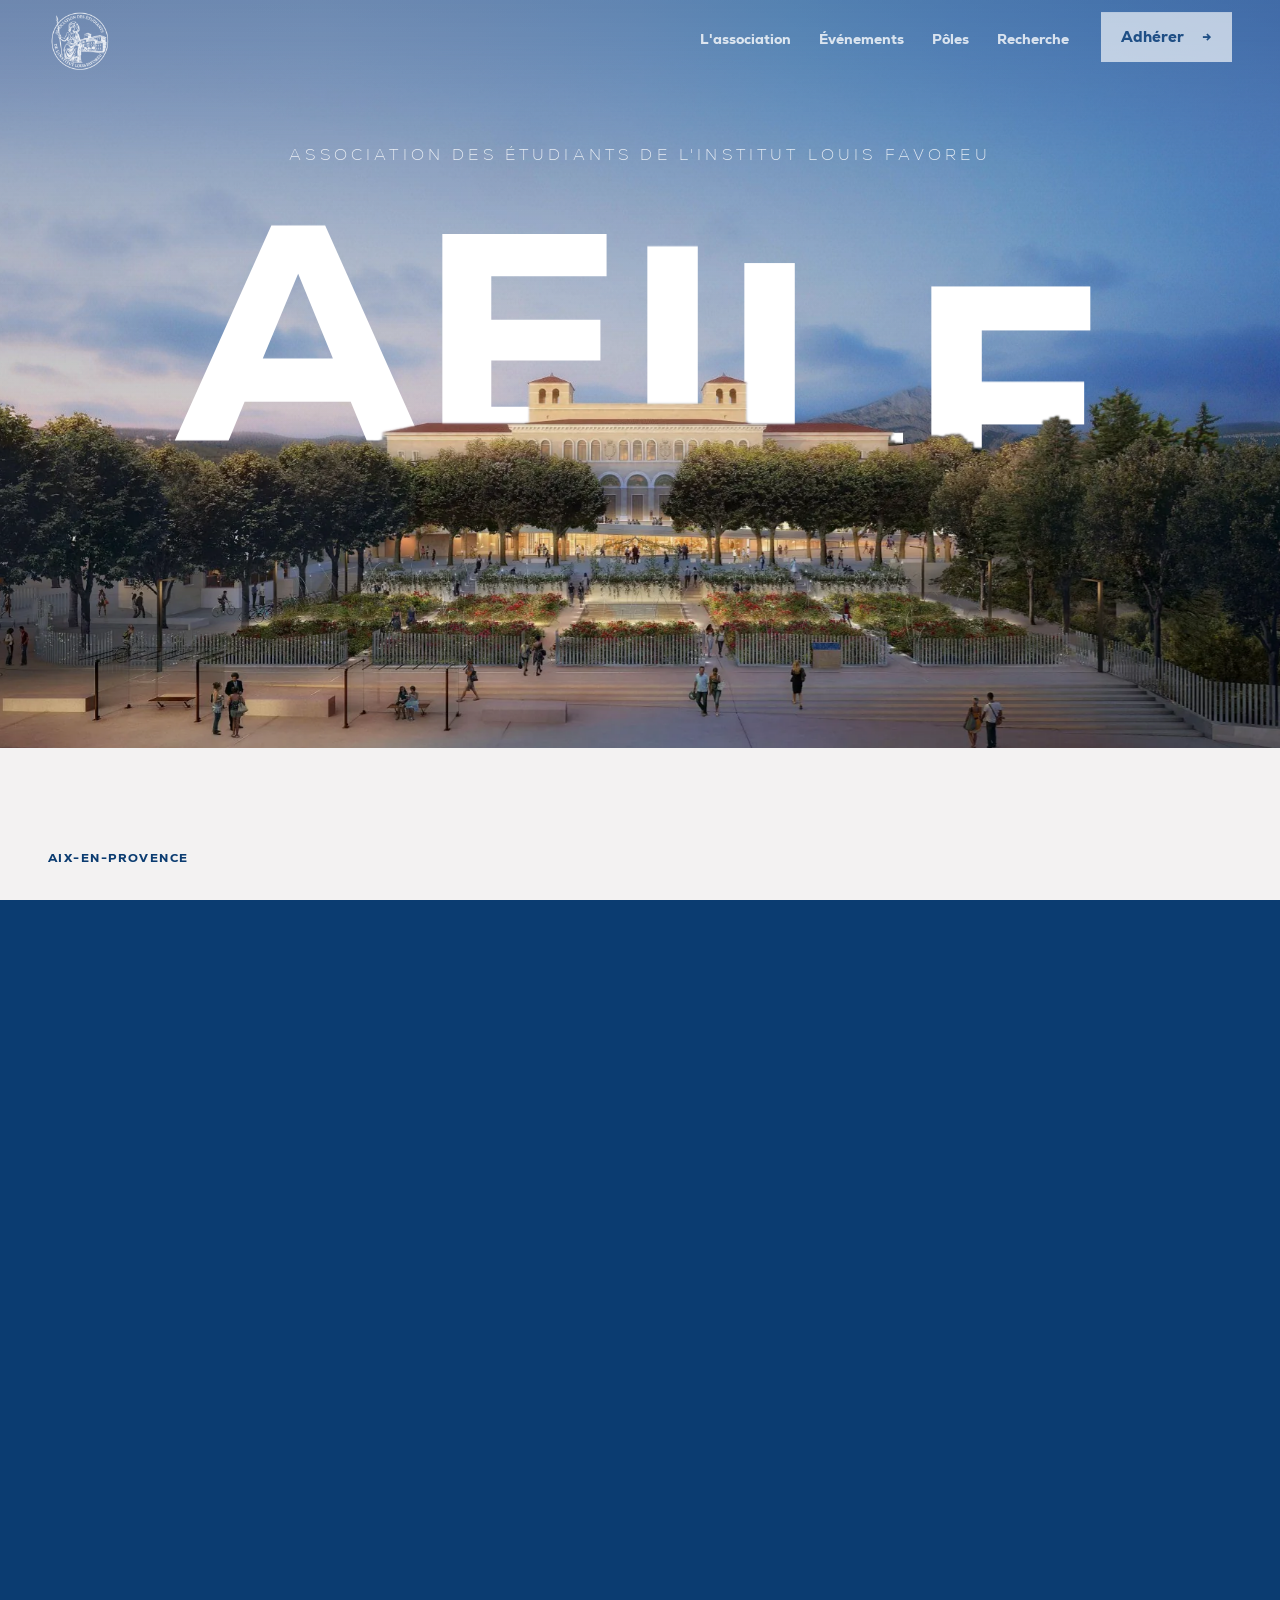
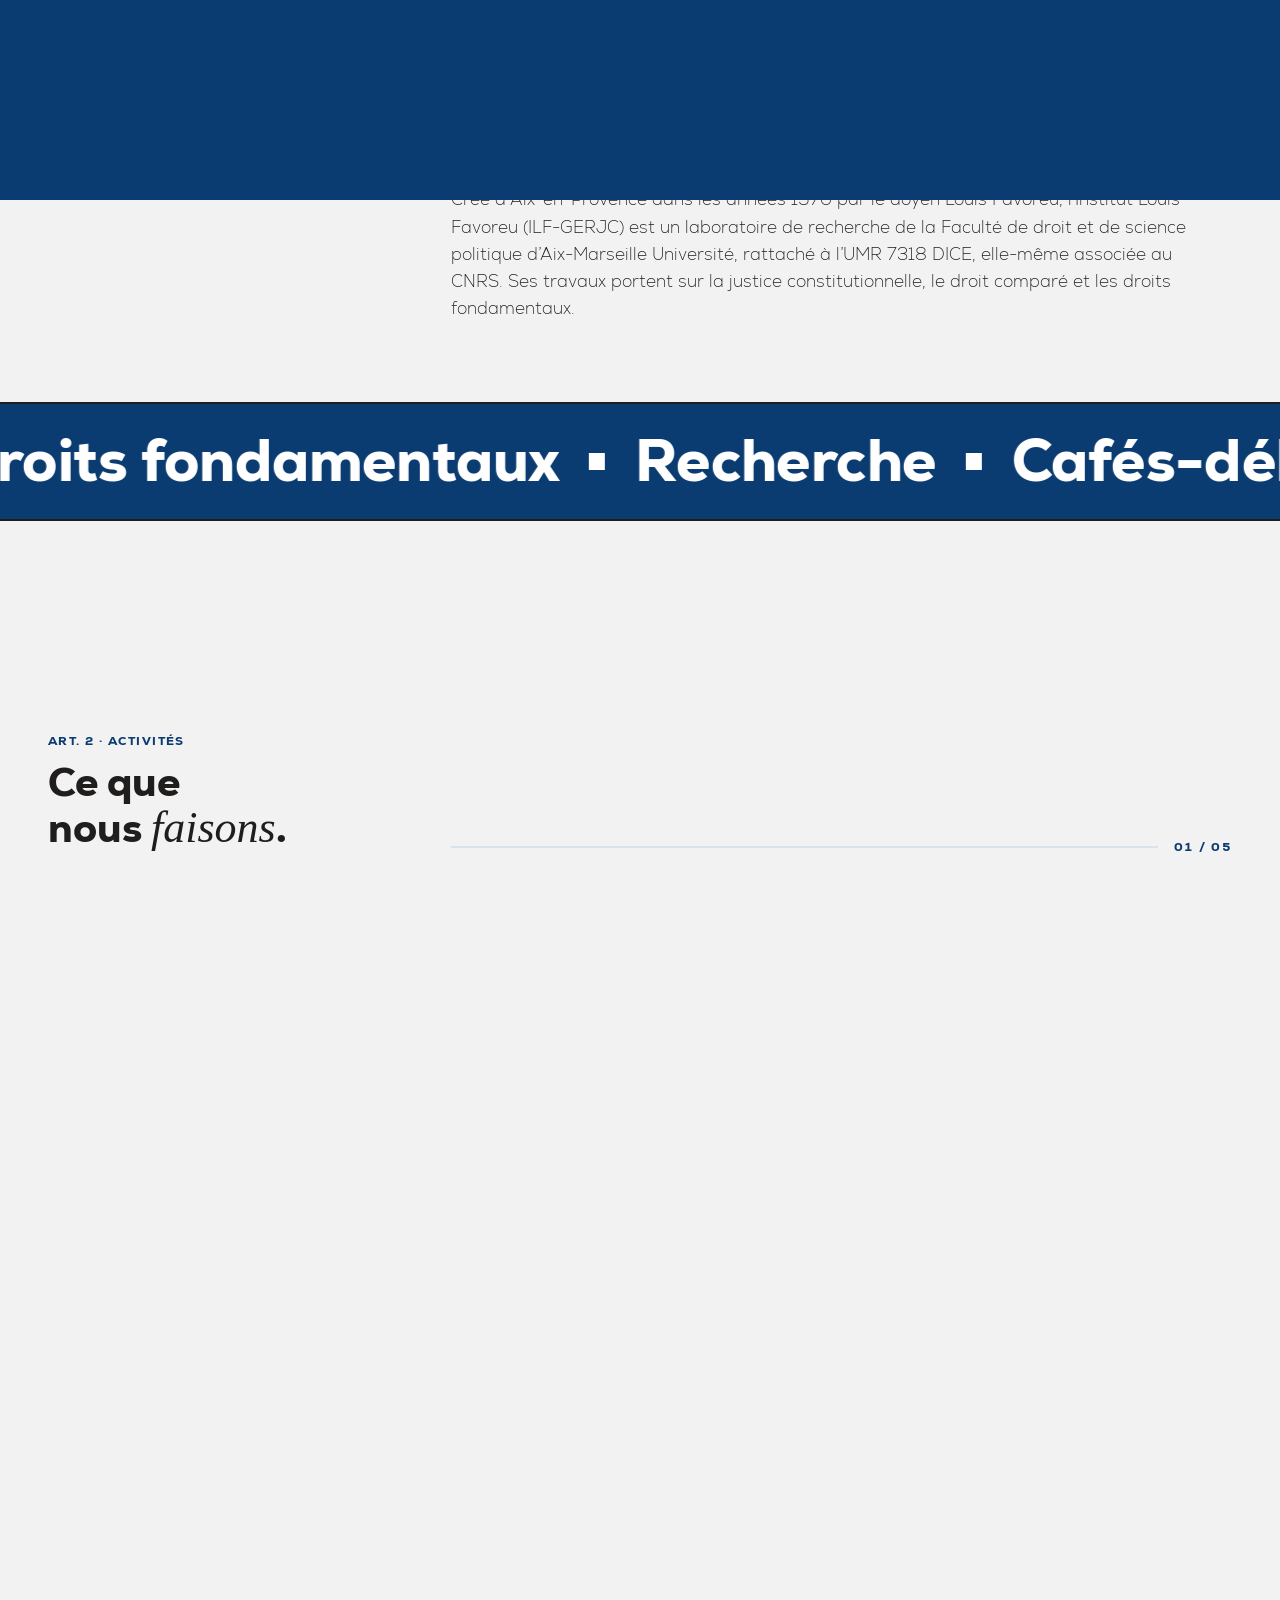
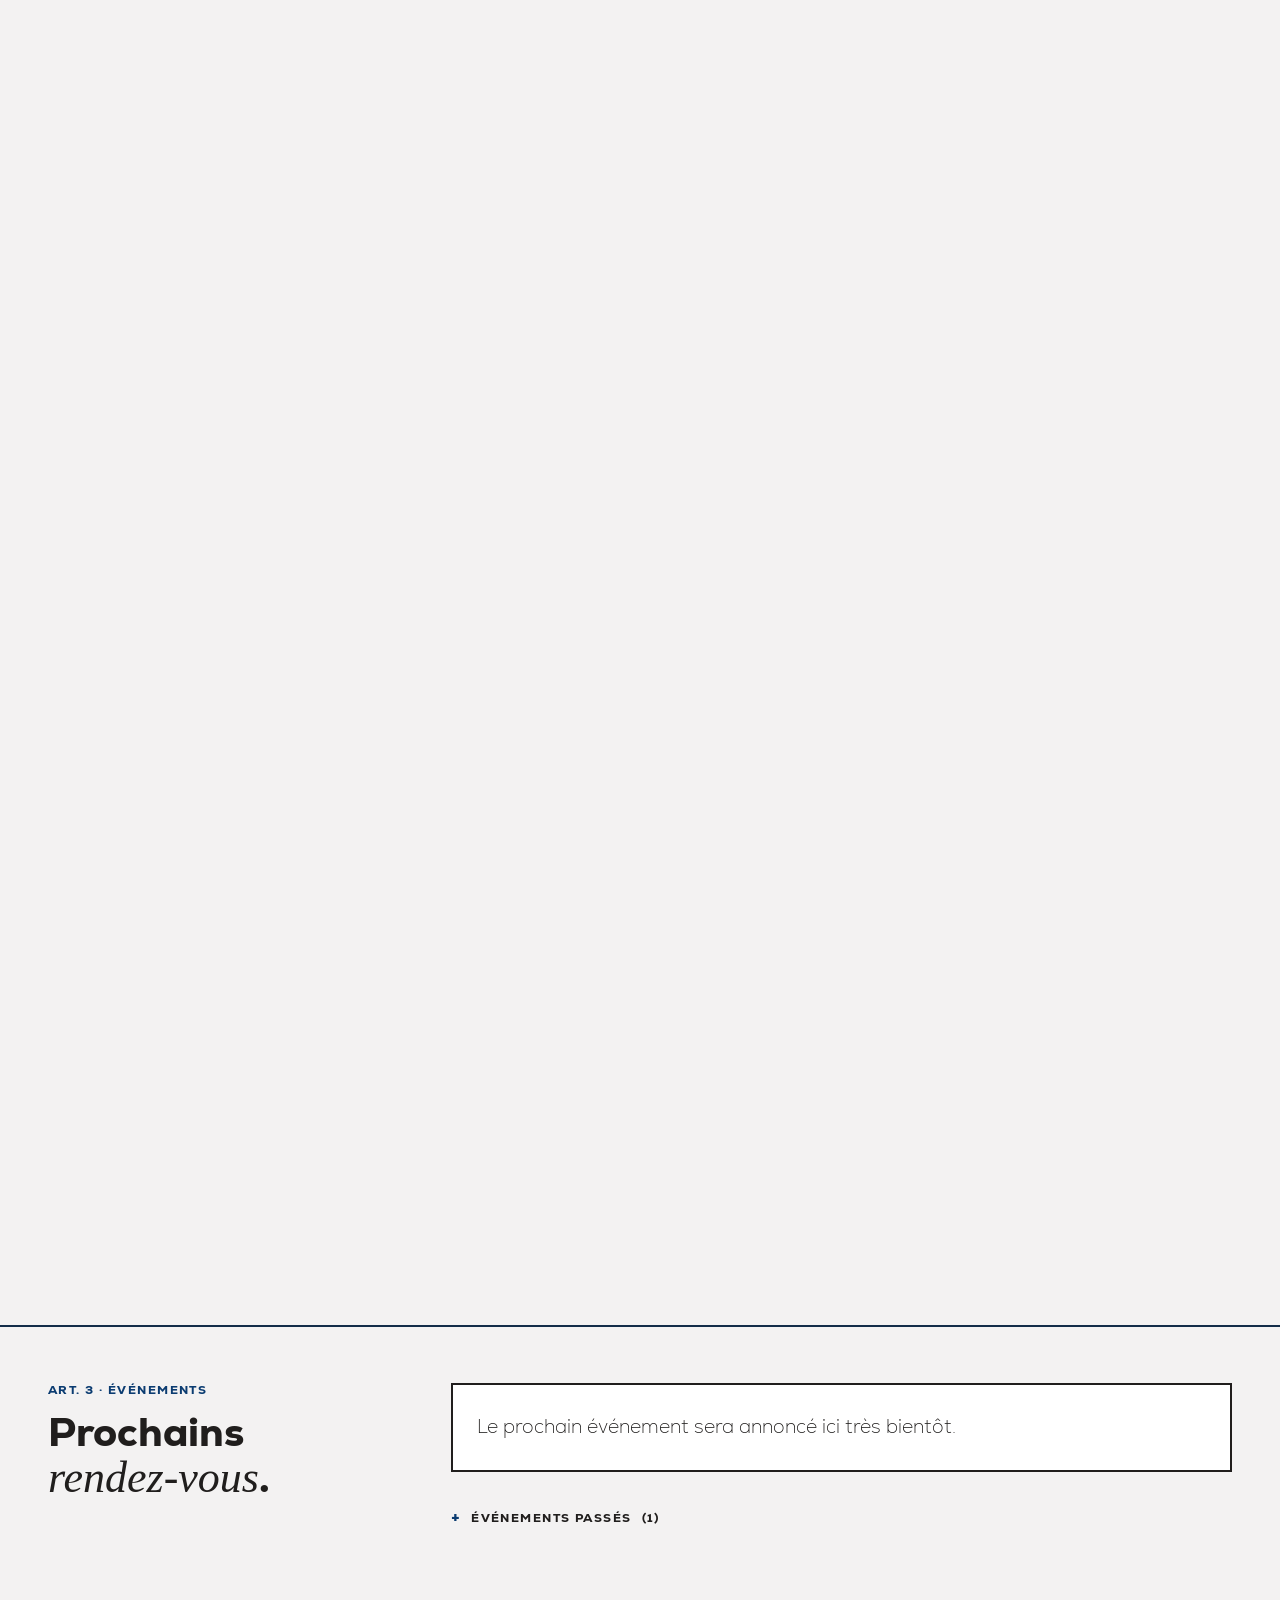
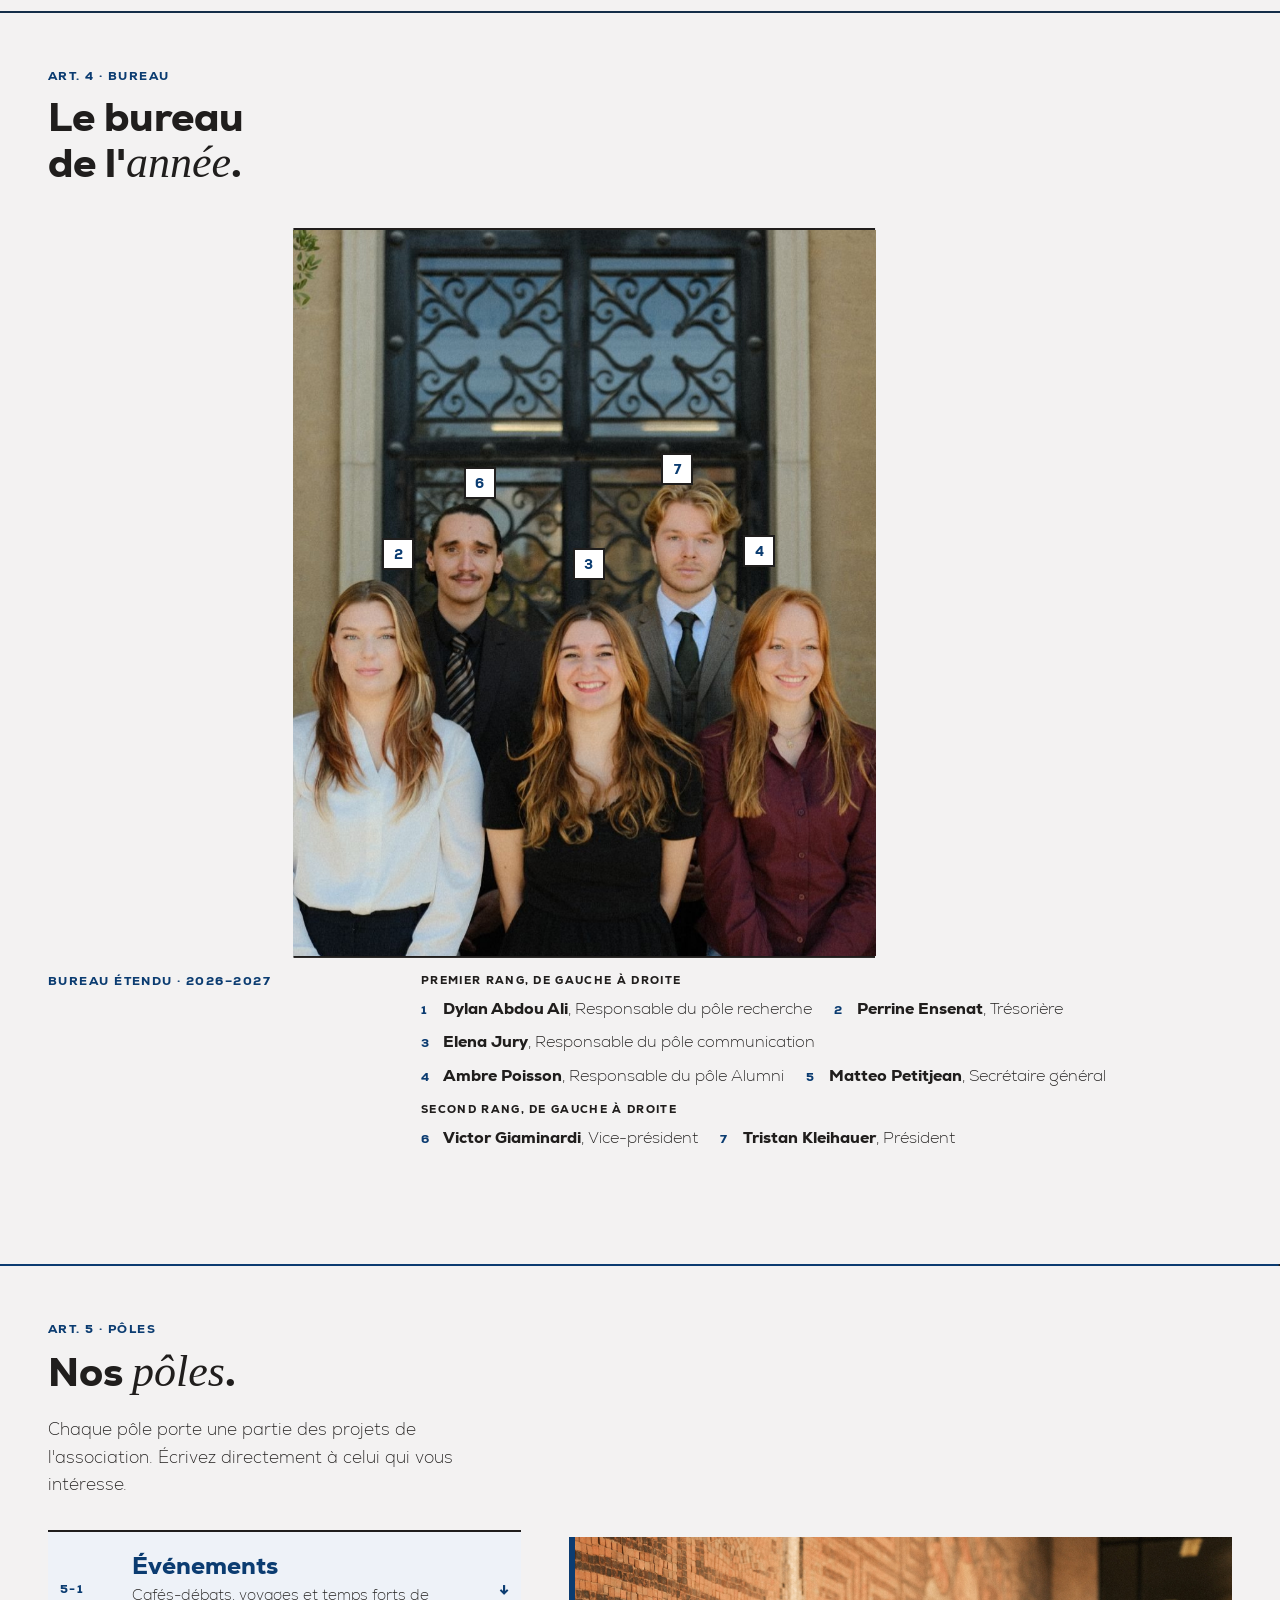
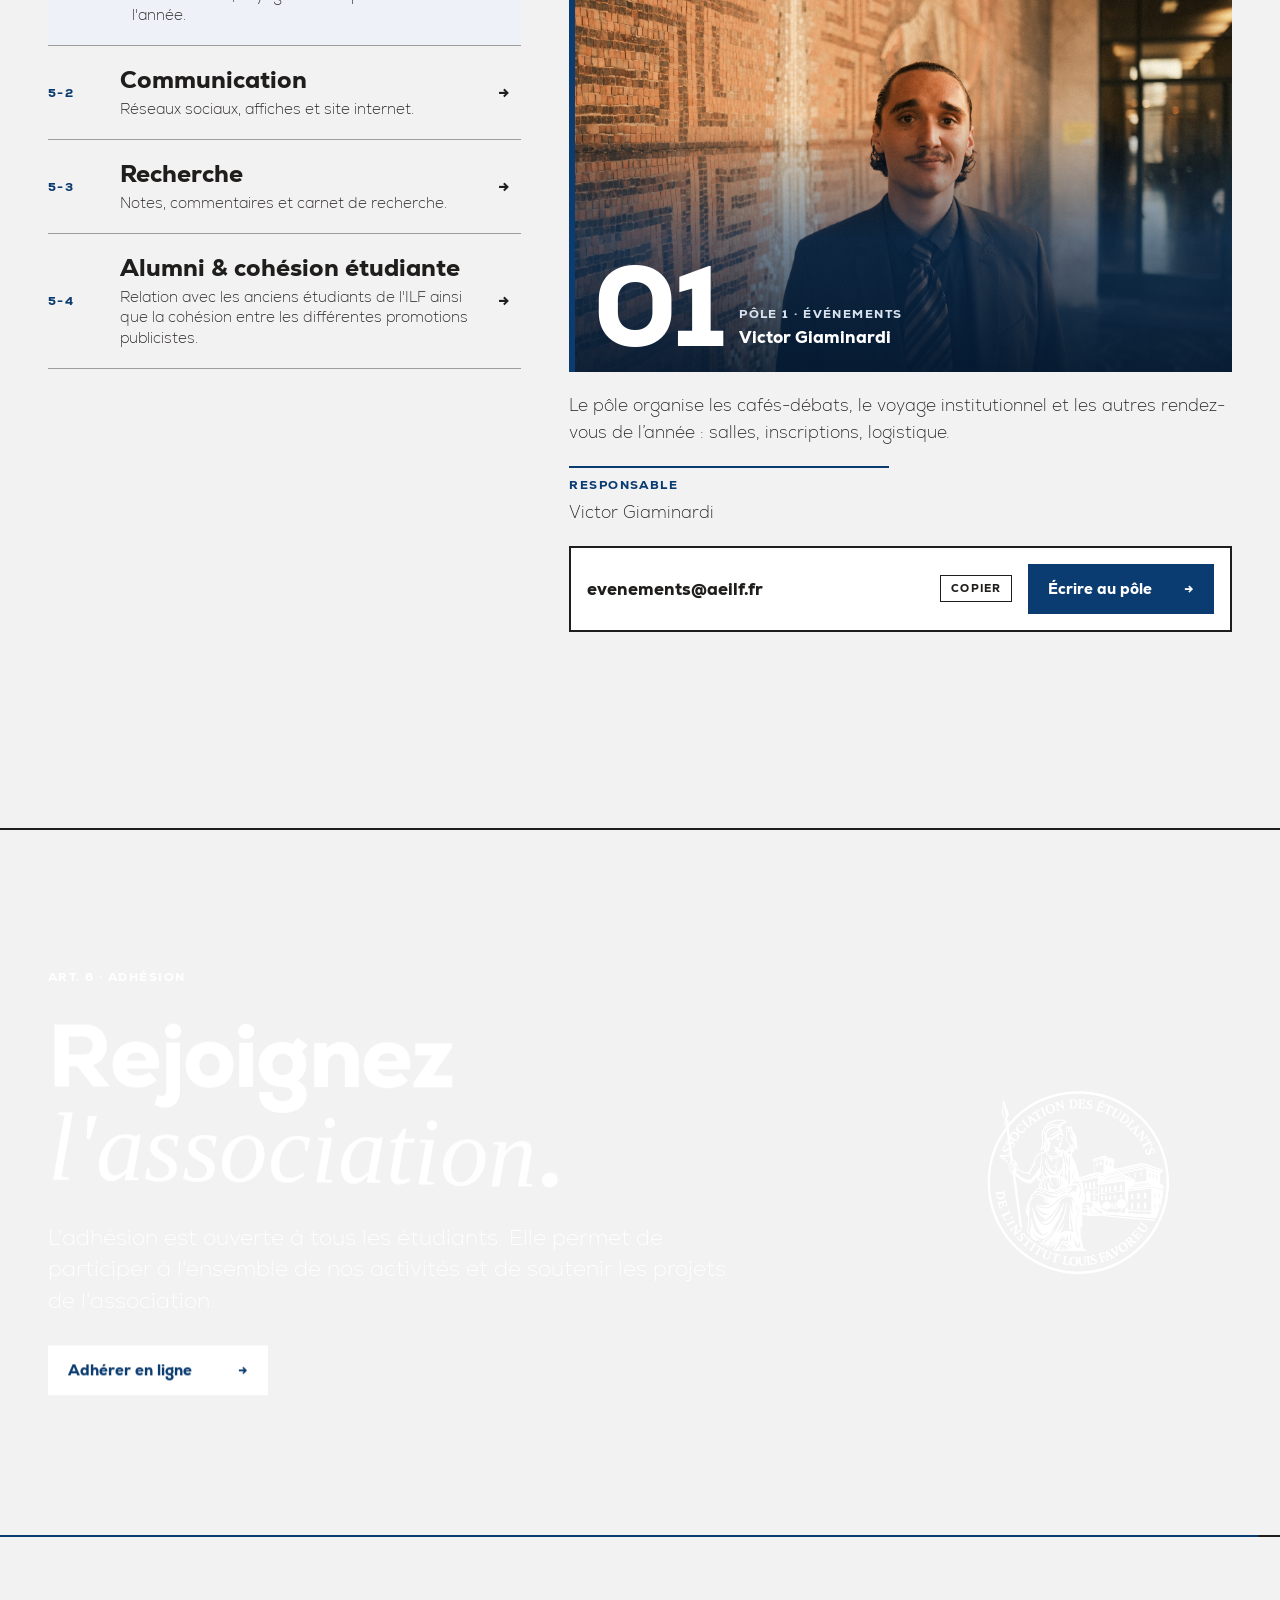
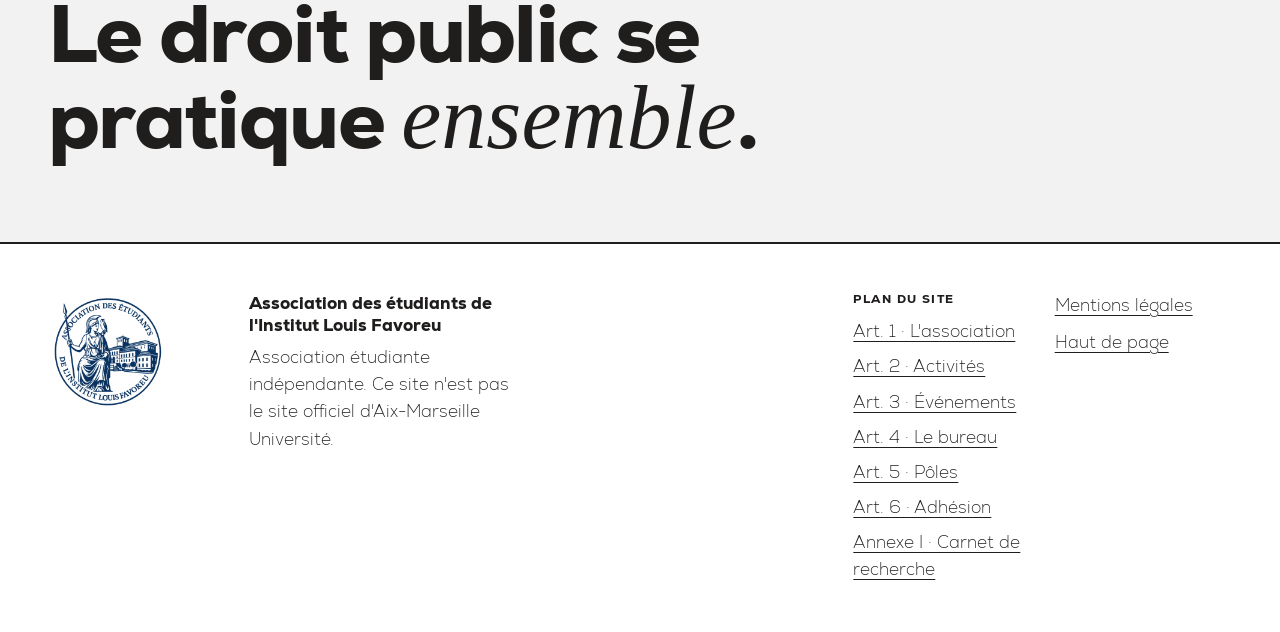
<file: site/index.html>
<!doctype html>
<html lang="fr">
<head>
<meta charset="utf-8">
<title>AE Institut Louis Favoreu</title>
<meta name="robots" content="noindex">
<script>
  // Ancienne adresse aeilf.github.io/site/… : renvoi vers la même page à la racine du site
  (function () {
    var p = location.pathname.replace(/^\/site(\/|$)/, "/");
    location.replace(p + location.search + location.hash);
  })();
</script>
<meta http-equiv="refresh" content="0; url=/">
</head>
<body><p>Le site a déménagé : <a href="/">aeilf.github.io</a>.</p></body>
</html>
</file>
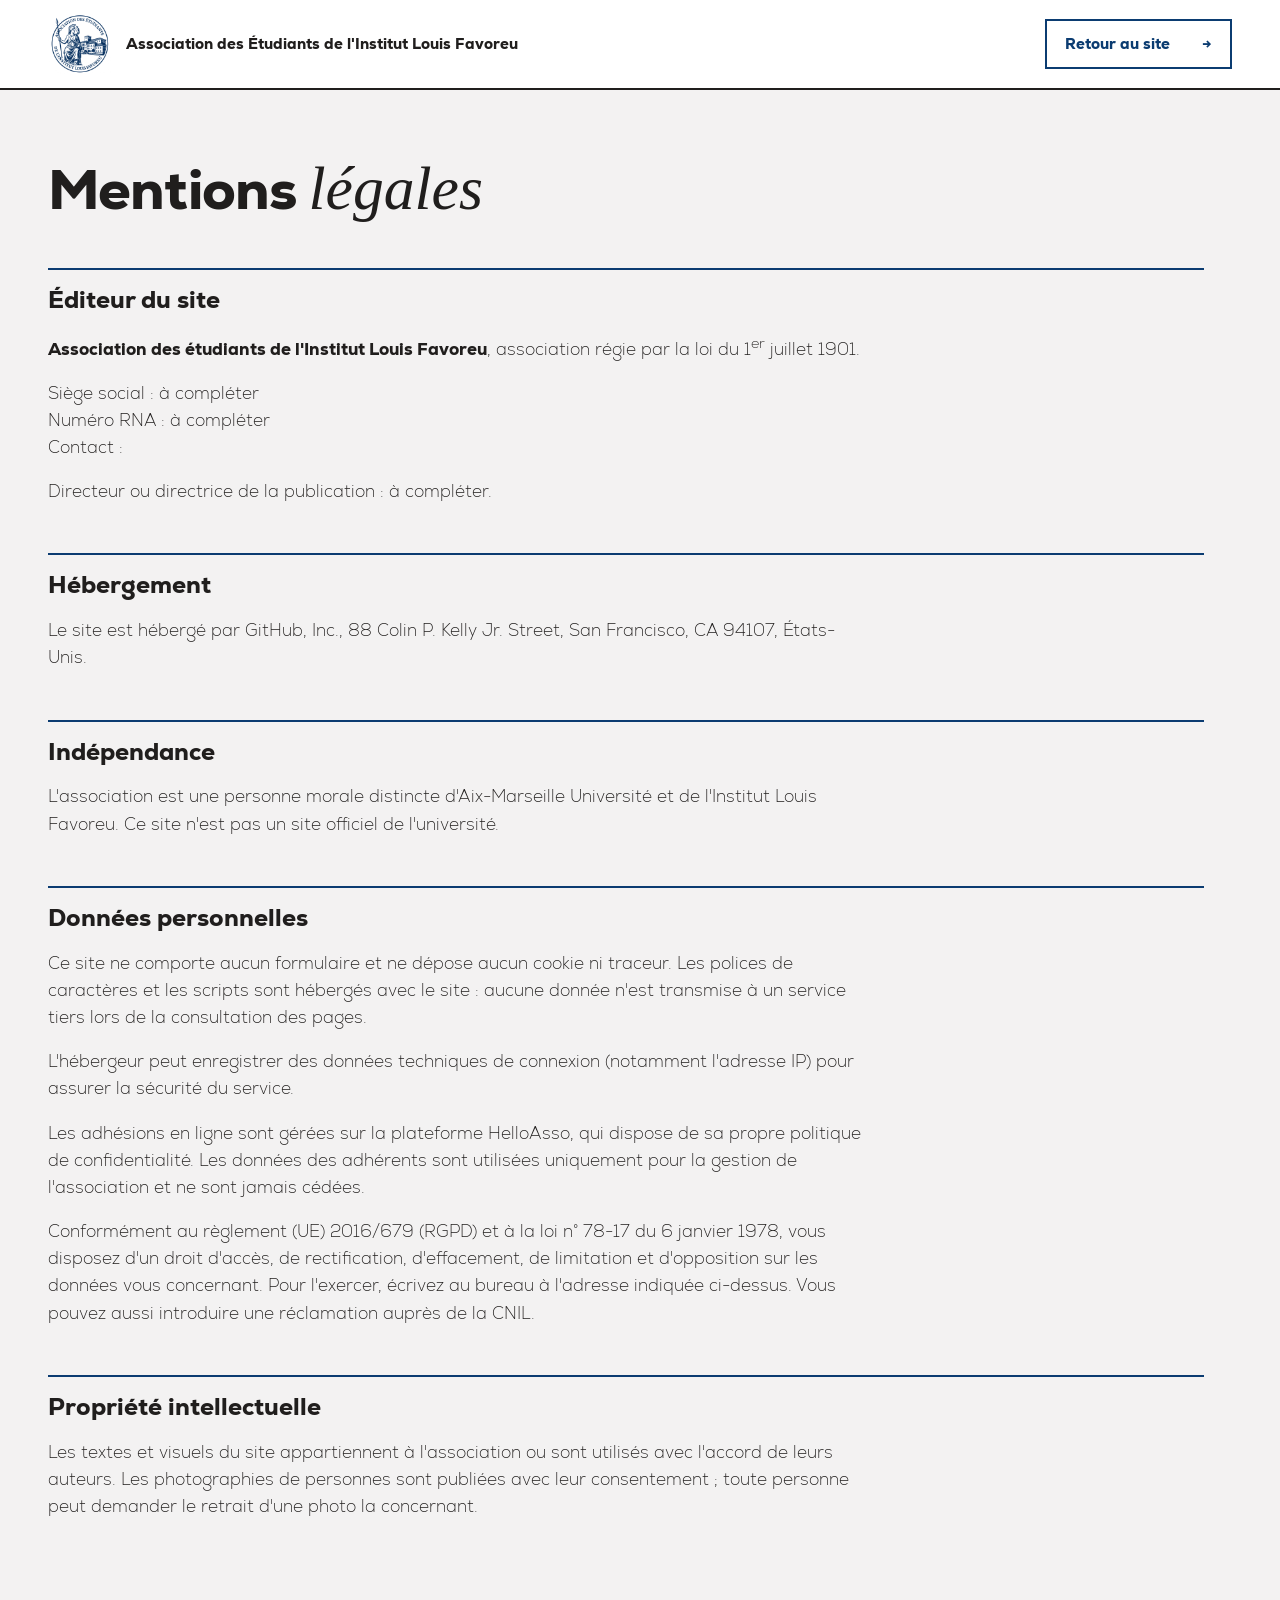
<file: mentions-legales.html>
<!doctype html>
<html lang="fr">
<head>
<meta charset="utf-8">
<title>Mentions légales</title>
<meta name="robots" content="noindex">
<meta http-equiv="refresh" content="0; url=mentions-legales/">
<link rel="canonical" href="mentions-legales/">
<script>
  // Ancienne adresse : renvoi vers la nouvelle (mentions-legales/)
  location.replace("mentions-legales/");
</script>
</head>
<body><p>Cette page a déménagé : <a href="mentions-legales/">mentions-legales/</a>.</p></body>
</html>
</file>
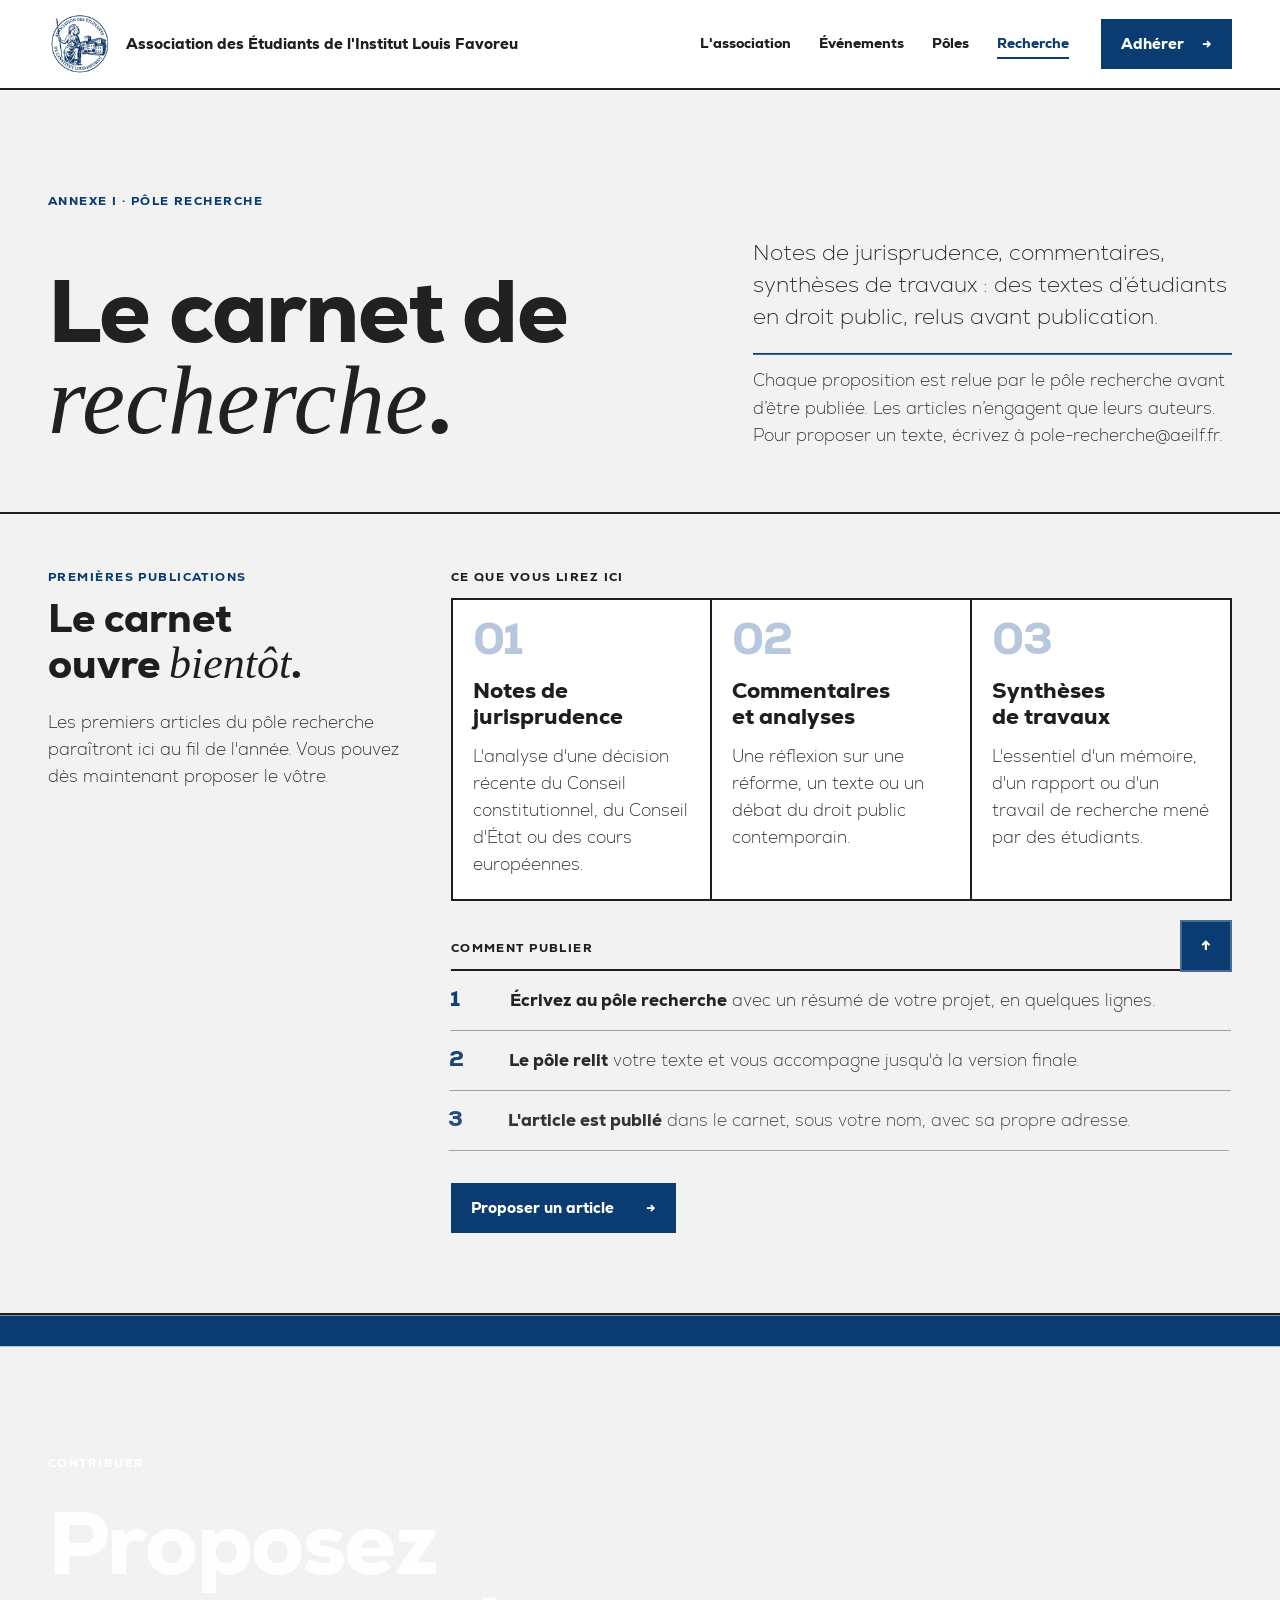
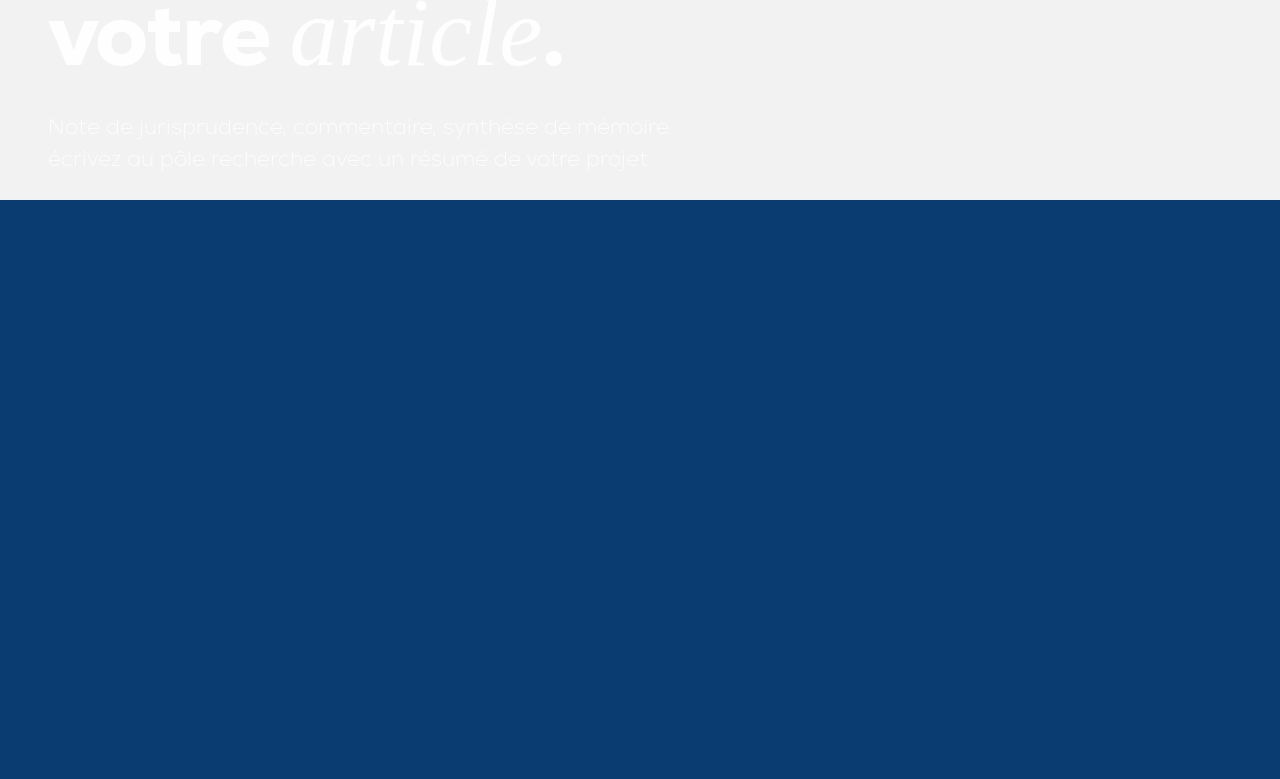
<file: recherche.html>
<!doctype html>
<html lang="fr">
<head>
<meta charset="utf-8">
<title>Carnet de recherche</title>
<meta name="robots" content="noindex">
<meta http-equiv="refresh" content="0; url=recherche/">
<link rel="canonical" href="recherche/">
<script>
  // Ancienne adresse : renvoi vers la nouvelle (recherche/); « recherche.html#article » devient « recherche/article/ »
  location.replace("recherche/" + (location.hash.length > 1 && !/^#(r-index|contenu)$/.test(location.hash) ? encodeURIComponent(decodeURIComponent(location.hash.slice(1))) + "/" : ""));
</script>
</head>
<body><p>Cette page a déménagé : <a href="recherche/">recherche/</a>.</p></body>
</html>
</file>
<file: assets/fonts.css>
/* Nexa (Fontfabric) : vérifier que la licence couvre l'usage web avant la mise en ligne publique */
@font-face{font-family:'Nexa';font-style:normal;font-weight:800;font-display:swap;src:url('fonts/Nexa-Heavy.woff2') format('woff2')}
@font-face{font-family:'Nexa';font-style:normal;font-weight:200;font-display:swap;src:url('fonts/Nexa-ExtraLight.woff2') format('woff2')}
/* Tinos (Apache 2.0) : mêmes dimensions que Times New Roman, utilisée seulement quand l'appareil n'a pas Times New Roman */
@font-face{font-family:'Tinos';font-style:normal;font-weight:400;font-display:swap;src:url('fonts/Tinos-normal.woff2') format('woff2')}
@font-face{font-family:'Tinos';font-style:italic;font-weight:400;font-display:swap;src:url('fonts/Tinos-italic.woff2') format('woff2')}
</file>
<file: assets/style.css>
/* Charte graphique AE Institut Louis Favoreu (v1.0, oct. 2026).
   Grille modulaire visible : 12 colonnes, tout aligné à gauche, filets de 2 px entre sections,
   aucun angle arrondi, photos en noir et blanc, une seule couleur d'accent (Bleu Favoreu).
   Thème clair unique, défini par la charte. */
:root {
  --ilf-bleu: #0B3C71;
  --ilf-encre: #201E1D;
  --ilf-papier: #F3F2F2;
  --ilf-pierre: #EAE9E9;
  --ilf-blanc: #FFFFFF;
  --ilf-alerte: #EC3013;
  --ilf-bleu-100: #EEF2F8; --ilf-bleu-200: #D9E2EF; --ilf-bleu-300: #B7C7DE;
  --ilf-bleu-400: #8AA3C6; --ilf-bleu-500: #4F73A3; --ilf-bleu-600: #24518A;
  --ilf-bleu-700: #0B3C71; --ilf-bleu-800: #082C54; --ilf-bleu-900: #061D37;
  --ilf-filet: 2px solid var(--ilf-encre);
  --ilf-filet-leger: 1px solid rgba(32, 30, 29, .4);

  --ilf-font: "Nexa", system-ui, sans-serif;
  --ilf-font-accent: "Times New Roman", "Tinos", Times, serif;

  --ilf-max: 1280px;
  --ilf-gouttiere: 16px;
  --ilf-marge: max(20px, env(safe-area-inset-left, 0px));
  --ilf-marge-r: max(20px, env(safe-area-inset-right, 0px));
  --ease: cubic-bezier(.2, .7, .1, 1);
  --ease-io: cubic-bezier(.76, 0, .24, 1);
  --header-h: 92px;
  color-scheme: light;
}
@media (min-width: 720px) {
  :root { --ilf-gouttiere: 20px; --ilf-marge: max(32px, env(safe-area-inset-left, 0px)); --ilf-marge-r: max(32px, env(safe-area-inset-right, 0px)); }
}
@media (min-width: 1100px) {
  :root { --ilf-gouttiere: 24px; --ilf-marge: max(48px, env(safe-area-inset-left, 0px)); --ilf-marge-r: max(48px, env(safe-area-inset-right, 0px)); }
}

*, *::before, *::after { box-sizing: border-box; border-radius: 0; }
html { scroll-padding-top: var(--header-h); -webkit-text-size-adjust: 100%; }
html:not(.lenis) { scroll-behavior: smooth; }
html.lenis, html.lenis body { height: auto; }
.lenis.lenis-smooth { scroll-behavior: auto !important; }
.lenis.lenis-stopped { overflow: hidden; }
body {
  margin: 0;
  background: var(--ilf-papier);
  color: var(--ilf-encre);
  font: 200 17px/1.6 var(--ilf-font);
  -webkit-font-smoothing: antialiased;
  overflow-x: clip;
}
img { max-width: 100%; display: block; }
a { color: inherit; }
::selection { background: var(--ilf-bleu); color: var(--ilf-blanc); }
:focus-visible { outline: 2px solid var(--ilf-bleu); outline-offset: 2px; }
[hidden] { display: none !important; }

/* Le mot en Times : un seul par phrase, titres et accroches uniquement, même couleur que la phrase */
.ilf-accent { font-family: var(--ilf-font-accent); font-style: italic; font-weight: 400; font-size: 1.1em; letter-spacing: 0; }

.wrap {
  max-width: calc(var(--ilf-max) + var(--ilf-marge) + var(--ilf-marge-r));
  margin: 0 auto;
  padding-left: var(--ilf-marge);
  padding-right: var(--ilf-marge-r);
}

/* Hiérarchie typographique de la charte */
.display { font: 800 clamp(48px, 7vw, 88px)/.98 var(--ilf-font); letter-spacing: -.02em; margin: 0; }
.h1 { font: 800 clamp(36px, 5vw, 56px)/1.04 var(--ilf-font); letter-spacing: -.015em; margin: 0; }
.h2 { font: 800 clamp(28px, 3.4vw, 40px)/1.1 var(--ilf-font); margin: 0; text-wrap: balance; }
.h3 { font: 800 24px/1.2 var(--ilf-font); margin: 0; }
.lead { font: 200 22px/1.45 var(--ilf-font); margin: 0; }
.label { font: 800 12px/1.2 var(--ilf-font); letter-spacing: .12em; text-transform: uppercase; margin: 0; }
.label--blue { color: var(--ilf-bleu); }
.split-lines .sl { display: block; overflow: hidden; padding-bottom: .12em; margin-bottom: -.12em; }
.split-lines .sl > span { display: inline-block; }

.link { color: var(--ilf-encre); text-decoration: underline; text-underline-offset: 4px; text-decoration-thickness: 1px; transition: color .25s; }
.link:hover { color: var(--ilf-bleu); }

/* Boutons : libellé à gauche, flèche à droite */
.btn {
  display: inline-flex; align-items: center; justify-content: space-between; gap: 32px;
  min-width: 220px;
  padding: 14px 18px;
  border: 2px solid var(--ilf-bleu);
  font: 800 15px/1.2 var(--ilf-font);
  text-decoration: none; text-align: left;
  position: relative; overflow: hidden; isolation: isolate;
  transition: color .35s var(--ease), border-color .35s, background-color .2s;
  will-change: transform;
}
.btn::before {
  content: ""; position: absolute; inset: 0; z-index: -1;
  transform: scaleX(0); transform-origin: right;
  transition: transform .55s var(--ease-io);
}
.btn:hover::before { transform: scaleX(1); transform-origin: left; }
.btn__arrow { display: inline-block; transition: transform .45s var(--ease); }
.btn:hover .btn__arrow { transform: translateX(5px); }
.btn--primary { background: var(--ilf-bleu); color: var(--ilf-blanc); }
.btn--primary::before { background: var(--ilf-bleu-600); }
.btn--primary:hover { border-color: var(--ilf-bleu-600); }
.btn--primary:active { background: var(--ilf-bleu-800); border-color: var(--ilf-bleu-800); }
.btn--primary:active::before { background: var(--ilf-bleu-800); }
.btn--secondary { background: transparent; color: var(--ilf-bleu); }
.btn--secondary::before { background: var(--ilf-bleu-100); }
.btn--secondary:active::before { background: var(--ilf-bleu-200); }
.btn--inverse { background: var(--ilf-blanc); color: var(--ilf-bleu); border-color: var(--ilf-blanc); }
.btn--inverse::before { background: var(--ilf-bleu-100); }
.btn--nav { min-width: 0; gap: 18px; }

/* Ouverture */
.loader {
  position: fixed; inset: 0; z-index: 100; visibility: hidden;
  background: var(--ilf-bleu); color: var(--ilf-blanc);
  display: flex; align-items: flex-end;
  padding: max(24px, env(safe-area-inset-top, 0px)) var(--ilf-marge-r) max(24px, env(safe-area-inset-bottom, 0px)) var(--ilf-marge);
}
.is-loading .loader { visibility: visible; animation: loader-failsafe 0s 6s forwards; }
@keyframes loader-failsafe { to { visibility: hidden; } }
.loader__in { width: 100%; display: flex; justify-content: space-between; align-items: flex-end; gap: 24px; }
.loader__logo { width: clamp(120px, 14vw, 160px); height: auto; padding: 0; }
.loader__count { margin: 0; font: 800 clamp(80px, 16vw, 220px)/.8 var(--ilf-font); letter-spacing: -.04em; font-variant-numeric: tabular-nums; }

.curtain { position: fixed; inset: 0; z-index: 99; background: var(--ilf-bleu); transform: translateY(100%); pointer-events: none; }

/* Curseur (souris uniquement) */
.cursor {
  position: fixed; left: 0; top: 0; z-index: 90; pointer-events: none;
  width: 10px; height: 10px; margin: -5px 0 0 -5px;
  background: var(--ilf-bleu);
  display: grid; place-items: center;
  opacity: 0; transition: width .45s var(--ease), height .45s var(--ease), margin .45s var(--ease), opacity .3s, background-color .3s;
}
.cursor.is-on { opacity: 1; }
.cursor.is-hover { width: 44px; height: 44px; margin: -22px 0 0 -22px; background: rgba(11, 60, 113, .14); }
.cursor.is-label { width: 88px; height: 88px; margin: -44px 0 0 -44px; background: var(--ilf-bleu); }
.cursor.is-invert { background: var(--ilf-blanc); }
.cursor.is-invert.is-hover { background: rgba(255, 255, 255, .22); }
.cursor.is-invert.is-label { background: var(--ilf-blanc); }
.cursor__label { font: 800 11px/1 var(--ilf-font); letter-spacing: .12em; text-transform: uppercase; color: var(--ilf-blanc); opacity: 0; transition: opacity .3s; }
.cursor.is-invert .cursor__label { color: var(--ilf-bleu); }
.cursor.is-label .cursor__label { opacity: 1; }
@media (hover: none), (pointer: coarse) { .cursor { display: none; } }
.has-cursor, .has-cursor a, .has-cursor button, .has-cursor summary { cursor: none; }

/* En-tête : fond blanc, filet encre 2 px */
.top {
  position: fixed; top: 0; left: 0; right: 0; z-index: 50;
  padding-top: env(safe-area-inset-top, 0px);
  background: var(--ilf-blanc);
  border-bottom: var(--ilf-filet);
  transition: transform .6s var(--ease);
}
.top.is-hidden { transform: translateY(-100%); }
.top__in {
  max-width: calc(var(--ilf-max) + var(--ilf-marge) + var(--ilf-marge-r)); margin: 0 auto;
  display: flex; align-items: center; gap: 32px;
  padding: 12px var(--ilf-marge-r) 12px var(--ilf-marge);
}
.brand { display: flex; align-items: center; gap: 14px; text-decoration: none; margin-right: auto; }
.brand__seal { position: relative; width: 64px; height: 64px; flex: none; }
.brand__logo { position: absolute; inset: 0; width: 64px; height: 64px; transition: opacity .4s; }
.brand__logo--blanc { opacity: 0; }
.brand__name { transition: color .4s, opacity .5s var(--ease), transform .6s var(--ease), clip-path .6s var(--ease); clip-path: inset(0 0 0 0); }
.brand__name { display: grid; font: 800 15px/1.15 var(--ilf-font); }
.nav { display: flex; gap: 28px; font: 800 14px/1 var(--ilf-font); }
.nav a { text-decoration: none; color: var(--ilf-encre); padding-block: 6px; border-bottom: 2px solid transparent; transition: color .25s, border-color .25s; }
.nav a:hover { color: var(--ilf-bleu); }
.nav a.is-active { color: var(--ilf-bleu); border-bottom-color: var(--ilf-bleu); }
.nav__join { display: none !important; }
.nav__n { display: none; }
/* Survol des liens : le libellé « roule » vers le haut et laisse place à sa copie en bleu */
.roll { display: inline-block; overflow: hidden; vertical-align: top; line-height: 1.2; }
.roll > span { display: block; position: relative; transition: transform .55s var(--ease-io); }
.roll > span::after { content: attr(data-text); position: absolute; left: 0; top: 130%; color: var(--ilf-bleu); }
a:hover .roll > span, a:focus-visible .roll > span { transform: translateY(-130%); }
.menu-btn { display: none; }
.progress { position: absolute; left: 0; right: 0; bottom: -2px; height: 2px; background: var(--ilf-bleu); transform: scaleX(0); transform-origin: left; }

@media (max-width: 1080px) {
  .btn--nav { display: none; }
  .menu-btn {
    display: grid; place-content: center; gap: 6px;
    width: 48px; height: 48px; border: 2px solid var(--ilf-encre);
    background: var(--ilf-blanc); color: var(--ilf-encre); cursor: pointer; position: relative; z-index: 2;
  }
  .menu-btn span { display: block; width: 20px; height: 2px; background: currentColor; transition: transform .45s var(--ease); }
  .menu-btn[aria-expanded="true"] span:first-child { transform: translateY(4px) rotate(45deg); }
  .menu-btn[aria-expanded="true"] span:last-child { transform: translateY(-4px) rotate(-45deg); }
  .nav {
    position: fixed; inset: 0; z-index: 1;
    flex-direction: column; justify-content: center; gap: 0;
    padding: var(--header-h) var(--ilf-marge-r) 32px var(--ilf-marge);
    background: var(--ilf-blanc);
    font: 800 clamp(34px, 9vw, 56px)/1.1 var(--ilf-font);
    clip-path: inset(0 0 100% 0);
    transition: clip-path .8s var(--ease-io), visibility 0s .8s;
    visibility: hidden;
  }
  .nav.is-open { clip-path: inset(0 0 0 0); visibility: visible; transition: clip-path .8s var(--ease-io), visibility 0s; }
  .nav a { padding-block: 14px; border-bottom: var(--ilf-filet-leger); }
  .nav a.is-active { border-bottom: var(--ilf-filet-leger); }
  .nav__join { display: flex !important; color: var(--ilf-bleu) !important; }
  .nav a { display: flex; align-items: baseline; gap: 16px; }
  .nav__n { display: inline; font: 800 12px/1 var(--ilf-font); letter-spacing: .12em; color: var(--ilf-bleu); }
  .nav .roll { line-height: 1.15; padding-top: .1em; }
}
@media (max-width: 420px) {
  .brand__name { font-size: 14px; }
}

/* Ouverture : trois couches calées sur l'illustration (2000 × 1058).
   Fond (ciel + bâtiment) → sigle → premier plan détouré (bâtiment, arbres) : le sigle passe derrière la faculté. */
.hero {
  --stage-w: clamp(100vw, calc((100svh - 140px) * 1.8904), 132vw);
  --stage-h: calc(var(--stage-w) * .529);
  position: relative; overflow: hidden; isolation: isolate;
  display: flex; flex-direction: column;
  color: var(--ilf-blanc);
  background: var(--ilf-bleu-900);
}
.hero__sky {
  position: absolute; inset: 0; z-index: 0;
  background: linear-gradient(90deg, #c9cde8 0%, #c7d1ec 25%, #bdcceb 37%, #aec8ed 50%, #98c2ec 62%, #88b2e8 75%, #7ca6e2 87%, #7397d9 100%);
}
.hero__stage {
  position: relative;
  width: var(--stage-w); height: var(--stage-h);
  margin-left: calc(50% - var(--stage-w) / 2);
  margin-top: calc(36px - .2127 * var(--stage-h));
  margin-bottom: calc(-.07 * var(--stage-h));
  flex: none;
}
.hero__layer { position: absolute; inset: 0; width: 100%; height: 100%; max-width: none; transform-origin: 50% 55%; }
.hero__bg { z-index: 1; -webkit-mask-image: linear-gradient(to bottom, transparent 0, #000 16%); mask-image: linear-gradient(to bottom, transparent 0, #000 16%); }
.hero__veil {
  position: absolute; z-index: 2; pointer-events: none;
  left: 0; right: 0; bottom: 30%; top: calc(-1 * var(--stage-h));
  background: linear-gradient(to bottom, rgba(6, 29, 55, .78) 0%, rgba(11, 60, 113, .5) 55%, rgba(11, 60, 113, 0) 100%);
}
.hero__sigle {
  position: absolute; z-index: 3; left: 0; right: 0;
  top: calc(var(--stage-w) * .0804);
  font: 800 calc(var(--stage-w) * .214)/1 var(--ilf-font);
  letter-spacing: 0; text-align: center; white-space: nowrap;
  color: var(--ilf-blanc);
  will-change: transform;
}
.hero__sigle .ch { display: inline-block; cursor: default; }
.hero__sigle .ch__in { display: inline-block; will-change: transform; }
.hero__fg { z-index: 4; pointer-events: none; }
.hero__brand {
  position: relative; z-index: 5; order: -1;
  display: grid; justify-items: center; gap: 18px;
  padding: calc(var(--header-h) + clamp(24px, 4vw, 56px)) var(--ilf-marge-r) 0 var(--ilf-marge);
  text-align: center;
}
.hero__name {
  margin: 0; max-width: 40ch;
  font: 200 clamp(13px, 1.25vw, 18px)/1.5 var(--ilf-font);
  letter-spacing: .2em; text-transform: uppercase;
}
.hero__down {
  position: absolute; z-index: 6; left: 50%; bottom: 20px;
  width: 48px; height: 48px; margin-left: -24px;
  display: grid; place-items: center;
  background: var(--ilf-bleu); color: var(--ilf-blanc); text-decoration: none; font: 800 18px/1 var(--ilf-font);
  transition: background .25s;
}
.hero__down:hover { background: var(--ilf-bleu-600); }
.hero__down span { animation: nudge 2.4s var(--ease) infinite; }
@keyframes nudge { 0%, 60%, 100% { transform: none; } 30% { transform: translateY(5px); } }
@media (min-width: 900px) {
  .hero__name { max-width: none; white-space: nowrap; }
}
@media (max-width: 720px) {
  .hero__brand { gap: 12px; padding-top: calc(var(--header-h) + 8px); }
  .hero__name { font-size: 12px; letter-spacing: .14em; max-width: 30ch; }
  .hero__stage { margin-top: calc(24px - .2127 * var(--stage-h)); }
  .hero__down { width: 40px; height: 40px; margin-left: -20px; bottom: 12px; }
}

/* En-tête transparent au-dessus de l'ouverture */
.top.is-over { background: transparent; border-bottom-color: transparent; }
.top.is-over .brand__name { color: var(--ilf-blanc); opacity: 0; transform: translateX(-12px); clip-path: inset(0 100% 0 0); }
.top.is-over .brand__logo--bleu { opacity: 0; }
.top.is-over .brand__logo--blanc { opacity: 1; }
.nav-open .top.is-over .brand__name { color: var(--ilf-encre); opacity: 1; transform: none; clip-path: inset(0 0 0 0); }
.nav-open .top.is-over .brand__logo--bleu { opacity: 1; }
.nav-open .top.is-over .brand__logo--blanc { opacity: 0; }
.top.is-over .nav a { color: var(--ilf-blanc); }
.top.is-over .nav a:hover { color: var(--ilf-bleu-200); }
.top.is-over .btn--nav { background: var(--ilf-blanc); color: var(--ilf-bleu); border-color: var(--ilf-blanc); }
.top.is-over .btn--nav::before { background: var(--ilf-bleu-100); }
.top.is-over .menu-btn { background: transparent; border-color: var(--ilf-blanc); color: var(--ilf-blanc); }
.top.is-over .progress { opacity: 0; }
.top { transition: transform .6s var(--ease), background-color .4s, border-color .4s; }
.nav-open .top.is-over .menu-btn { border-color: var(--ilf-encre); color: var(--ilf-encre); }
@media (max-width: 1080px) {
  .top.is-over .nav a { color: var(--ilf-encre); }
}

/* Préambule */
.intro { padding-block: clamp(64px, 8vw, 104px) 80px; }
.intro__grid {
  display: grid;
  grid-template-columns: repeat(12, minmax(0, 1fr));
  column-gap: var(--ilf-gouttiere);
  row-gap: 32px;
  align-items: end;
}
.intro__kicker { grid-column: 1 / -1; }
.intro__title { grid-column: 1 / span 7; }
.line { display: block; overflow: hidden; padding-bottom: .12em; margin-bottom: -.12em; }
.line__in { display: inline-block; }
.rotator { display: inline-block; position: relative; vertical-align: top; overflow: hidden; padding-bottom: .14em; margin-bottom: -.14em; }
.rotator__w { display: inline-block; white-space: nowrap; }
.rotator__w + .rotator__w { position: absolute; left: 0; top: 0; }
.intro__side { grid-column: 8 / -1; display: grid; gap: 32px; padding-bottom: 6px; }
.intro__ctas { display: flex; flex-direction: column; align-items: stretch; gap: 12px; max-width: 360px; }
@media (max-width: 900px) {
  .intro__title, .intro__side { grid-column: 1 / -1; }
  .intro__ctas { max-width: none; }
}

/* Sections : filet 2 px, colonne titre puis colonne contenu */
.section { border-top: var(--ilf-filet); padding-block: 56px 80px; }
.section__grid { display: grid; grid-template-columns: repeat(12, minmax(0, 1fr)); column-gap: var(--ilf-gouttiere); row-gap: 32px; }
.section__head { grid-column: 1 / span 4; display: grid; gap: 12px; align-content: start; position: sticky; top: calc(var(--header-h) + 24px); align-self: start; }
.section__body { grid-column: 5 / -1; min-width: 0; }
@media (max-width: 900px) {
  .section__head, .section__body { grid-column: 1 / -1; position: static; }
}

/* Art. 1 */
.manifesto { margin: 0; font: 200 clamp(26px, 3vw, 40px)/1.3 var(--ilf-font); text-wrap: pretty; }
.institut {
  margin-top: 48px; padding-top: 16px;
  border-top: 2px solid var(--ilf-bleu);
  display: grid; gap: 12px; max-width: 62ch;
}
.institut p:last-child { margin: 0; }

/* Bandeau sur aplat bleu */
.marquee { overflow: hidden; background: var(--ilf-bleu); color: var(--ilf-blanc); padding-block: clamp(18px, 2.4vw, 28px); border-top: var(--ilf-filet); }
.marquee__track { display: flex; width: max-content; will-change: transform; }
.marquee__item {
  display: inline-flex; align-items: center; gap: .5em; padding-right: .5em;
  font: 800 clamp(30px, 4.6vw, 64px)/1 var(--ilf-font); letter-spacing: -.01em; white-space: nowrap;
}
.marquee__item::after { content: ""; width: .28em; height: .28em; background: var(--ilf-blanc); }

/* Art. 2 */
.section--acts { padding-block: 56px 80px; overflow: hidden; }
.acts-head { row-gap: 24px; }
.acts-progress { grid-column: 5 / -1; align-self: end; display: flex; align-items: center; gap: 16px; }
.acts-progress::before { content: ""; flex: 1; height: 2px; background: var(--ilf-bleu-200); }
.acts-progress { position: relative; }
#acts-bar { position: absolute; left: 0; height: 2px; background: var(--ilf-bleu); transform: scaleX(0); transform-origin: left; width: calc(100% - 64px); }
.acts-count { font: 800 12px/1 var(--ilf-font); letter-spacing: .12em; color: var(--ilf-bleu); min-width: 48px; text-align: right; font-variant-numeric: tabular-nums; }
.acts-viewport { margin-top: 40px; }
.acts {
  list-style: none; margin: 0; padding: 0 var(--ilf-marge-r) 0 var(--ilf-marge);
  display: flex; width: max-content;
}
.act {
  width: min(80vw, 420px); min-height: 380px; flex: none;
  display: flex; flex-direction: column; gap: 16px;
  padding: 24px;
  background: var(--ilf-blanc);
  border: var(--ilf-filet);
  position: relative; overflow: hidden; isolation: isolate;
  transition: color .5s var(--ease);
}
.act + .act { border-left: 0; }
.act::before {
  content: ""; position: absolute; inset: 0; z-index: -1; background: var(--ilf-bleu);
  clip-path: circle(0% at var(--mx, 50%) var(--my, 50%));
  transition: clip-path .8s var(--ease);
}
.act:hover::before { clip-path: circle(150% at var(--mx, 50%) var(--my, 50%)); }
.act:hover { color: var(--ilf-blanc); }
.act__n { color: var(--ilf-bleu); transition: color .5s; }
.act__top { display: flex; justify-content: space-between; align-items: center; gap: 12px; flex-wrap: wrap; min-height: 22px; }
.act__tag { font: 800 11px/1 var(--ilf-font); letter-spacing: .1em; text-transform: uppercase; padding: 5px 8px; background: var(--ilf-bleu-200); color: var(--ilf-bleu-800); transition: background .5s, color .5s; }
.act:hover .act__tag { background: var(--ilf-blanc); color: var(--ilf-bleu); }
.act:hover .act__n { color: var(--ilf-blanc); }
.act__big { font: 800 clamp(72px, 8vw, 112px)/.85 var(--ilf-font); letter-spacing: -.04em; color: var(--ilf-bleu-200); transition: color .5s; }
.act:hover .act__big { color: var(--ilf-bleu-500); }
.act__t { margin: auto 0 0; }
.act__d { margin: 0; max-width: 40ch; }
@media (min-width: 900px) {
  .section--acts { padding-block: 0; }
  .acts-pin { min-height: 100vh; display: flex; flex-direction: column; justify-content: center; padding-block: calc(var(--header-h) + 40px) 48px; }
  .acts-head { width: 100%; }
  .act { min-height: min(400px, 46vh); width: min(42vw, 540px); }
}
@media (max-width: 899px) {
  .acts-progress { display: none; }
  .acts { width: auto; flex-direction: column; }
  .act { width: 100%; min-height: 0; }
  .act + .act { border-left: var(--ilf-filet); border-top: 0; }
  .act__big { font-size: 64px; }
  .act__t { margin-top: 24px; }
}

/* Art. 3 : agenda, une ligne par événement */
.events { list-style: none; margin: 0; padding: 0; display: grid; border-top: var(--ilf-filet); }
.events__empty { padding: 28px 24px; background: var(--ilf-blanc); border: var(--ilf-filet); border-top: 0; font: 200 19px/1.5 var(--ilf-font); }
.tag { font: 800 11px/1 var(--ilf-font); letter-spacing: .1em; text-transform: uppercase; padding: 5px 8px; }
.tag--solid { background: var(--ilf-bleu); color: var(--ilf-blanc); }
.tag--tint { background: var(--ilf-bleu-200); color: var(--ilf-bleu-800); }
.tag--outline { border: 1.5px solid var(--ilf-encre); padding: 3.5px 6.5px; }
.ev {
  display: grid; grid-template-columns: 168px minmax(0, 1fr);
  background: var(--ilf-blanc); border: var(--ilf-filet); border-top: 0;
}
.ev__date { display: grid; align-content: start; gap: 6px; padding: 24px 20px; background: var(--ilf-bleu); color: var(--ilf-blanc); }
.ev__wd { font: 800 12px/1.2 var(--ilf-font); letter-spacing: .12em; text-transform: uppercase; color: var(--ilf-bleu-200); }
.ev__day { font: 800 72px/.85 var(--ilf-font); letter-spacing: -.04em; font-variant-numeric: tabular-nums; }
.ev__mo { font: 200 16px/1.2 var(--ilf-font); }
.ev__main { display: grid; gap: 14px; align-content: start; padding: 24px 28px 26px; min-width: 0; }
.ev__kick { display: flex; flex-wrap: wrap; gap: 8px; align-items: center; }
.ev__t { margin: 0; font: 800 clamp(22px, 2.2vw, 28px)/1.2 var(--ilf-font); text-wrap: balance; max-width: 34ch; }
.ev__meta { margin: 0; display: flex; flex-wrap: wrap; gap: 6px 22px; font: 200 16px/1.4 var(--ilf-font); }
.ev__meta span { display: inline-flex; gap: 8px; align-items: center; }
.ev__meta svg { flex: none; color: var(--ilf-bleu); }
.ev__desc { display: grid; gap: .7em; max-width: 64ch; padding-top: 14px; border-top: var(--ilf-filet-leger); overflow: hidden; font: 200 17px/1.6 var(--ilf-font); }
.ev__desc p { margin: 0; }
.ev__desc.is-clamped { display: -webkit-box; -webkit-box-orient: vertical; -webkit-line-clamp: 3; }
.ev__desc.is-clamped p + p { display: none; }
.ev__acts { display: flex; flex-wrap: wrap; align-items: center; gap: 12px 22px; margin-top: 4px; }
.ev__more, .ev__cal { display: inline-flex; align-items: center; gap: 8px; padding: 4px 0; border: 0; background: none; cursor: pointer; font: 800 14px/1.2 var(--ilf-font); color: var(--ilf-bleu); border-bottom: 2px solid transparent; transition: border-color .25s; }
.ev__more:hover, .ev__cal:hover { border-bottom-color: var(--ilf-bleu); }
.ev__chev { display: inline-block; transition: transform .45s var(--ease); }
.ev__more[aria-expanded="true"] .ev__chev { transform: rotate(180deg); }
.ev__cal svg { width: 16px; height: 16px; }
.ev__go { min-width: 0; }
.ev--past { background: var(--ilf-pierre); }
.ev--past .ev__date { background: var(--ilf-bleu-500); }
@media (max-width: 640px) {
  .ev { grid-template-columns: minmax(0, 1fr); }
  .ev__date { grid-template-columns: auto 1fr; grid-template-rows: auto auto; column-gap: 14px; align-items: end; padding: 16px 18px; }
  .ev__day { grid-row: 1 / span 2; font-size: 56px; }
  .ev__wd { grid-column: 2; align-self: end; }
  .ev__mo { grid-column: 2; align-self: start; }
  .ev__main { padding: 20px 18px 22px; }
}
.past { margin-top: 32px; }
.past summary { cursor: pointer; list-style: none; display: inline-flex; gap: 10px; align-items: center; font: 800 12px/1 var(--ilf-font); letter-spacing: .12em; text-transform: uppercase; }
.past summary::-webkit-details-marker { display: none; }
.past summary::before { content: "+"; font-size: 16px; color: var(--ilf-bleu); transition: transform .3s; }
.past[open] summary::before { transform: rotate(45deg); }
.events--past { margin-top: 16px; }

/* Art. 4 */
.team { list-style: none; margin: 0; padding: 0; display: grid; grid-template-columns: repeat(auto-fill, minmax(min(100%, 190px), 1fr)); gap: 32px var(--ilf-gouttiere); }
@media (max-width: 560px) { .team { grid-template-columns: repeat(2, minmax(0, 1fr)); } }
.member { display: grid; gap: 12px; align-content: start; perspective: 900px; }
.member__pic { aspect-ratio: 4 / 5; max-width: 100%; overflow: hidden; background: var(--ilf-bleu); display: grid; place-items: center; transform-style: preserve-3d; will-change: transform; }
.member__pic img { width: 100%; height: 100%; object-fit: cover; transform: scale(1.06); transition: transform .9s var(--ease); }
.member:hover .member__pic img { transform: scale(1); }
.member__initials { font: 800 clamp(48px, 5vw, 72px)/1 var(--ilf-font); letter-spacing: -.03em; color: var(--ilf-blanc); transition: transform .9s var(--ease); }
.member:hover .member__initials { transform: scale(1.08); }
.member__txt { border-top: 2px solid var(--ilf-bleu); padding-top: 10px; display: grid; gap: 6px; }
.member__n { margin: 0; font: 800 19px/1.2 var(--ilf-font); }
.member__r { margin: 0; }

/* Art. 5 : aplat bleu */
.join { position: relative; padding-block: clamp(80px, 11vw, 140px); color: var(--ilf-blanc); isolation: isolate; overflow: hidden; border-top: var(--ilf-filet); }
.join__bg { position: absolute; inset: 0; z-index: -1; background: var(--ilf-bleu); }
.join__grid { display: grid; grid-template-columns: repeat(12, minmax(0, 1fr)); column-gap: var(--ilf-gouttiere); row-gap: 48px; align-items: center; }
.join__body { grid-column: 1 / span 8; display: grid; gap: 28px; min-width: 0; }
.join__title { margin: 0; font: 800 clamp(48px, 7vw, 88px)/.98 var(--ilf-font); letter-spacing: -.02em; text-wrap: balance; }
.join__title .word { display: inline-block; white-space: nowrap; perspective: 600px; }
.join__title .ch { display: inline-block; }
.join__text { max-width: 44ch; }
.join__row { display: flex; flex-wrap: wrap; align-items: center; gap: 24px 48px; }
.join__price { margin: 0; display: grid; gap: 6px; font: 800 24px/1.2 var(--ilf-font); }
.join__seal { grid-column: 10 / -1; justify-self: start; padding: 22px; }
.join__seal img { width: clamp(150px, 16vw, 220px); height: auto; }
@media (max-width: 900px) {
  .join__body { grid-column: 1 / -1; }
  .join__seal { grid-column: 1 / -1; padding: 0; }
  .join__seal img { width: 140px; }
}

/* Envoi */
.outro { border-top: var(--ilf-filet); padding-block: 56px 80px; }
.outro__line { margin: 0; font: 800 clamp(40px, 6.4vw, 88px)/.98 var(--ilf-font); letter-spacing: -.02em; max-width: 14ch; }

/* Pied de page */
.foot { border-top: var(--ilf-filet); padding-block: 48px max(48px, env(safe-area-inset-bottom, 0px)); background: var(--ilf-blanc); }
.foot__grid { display: grid; grid-template-columns: repeat(12, minmax(0, 1fr)); column-gap: var(--ilf-gouttiere); row-gap: 32px; align-items: start; }
.foot__brand { grid-column: 1 / span 2; }
.foot__brand img { width: 120px; height: 120px; }
.foot__id { grid-column: 3 / span 4; display: grid; gap: 8px; }
.foot__name { margin: 0; font: 800 17px/1.3 var(--ilf-font); max-width: 28ch; }
.foot__small { margin: 0; max-width: 44ch; }
.foot__id { grid-column: 3 / span 3; }
.foot__contact { grid-column: 6 / span 3; display: grid; gap: 12px; min-width: 0; }
.foot__map { grid-column: 9 / span 2; display: grid; gap: 8px; justify-items: start; }
.foot__map .label { margin-bottom: 4px; }
.foot__legal { grid-column: 11 / -1; display: grid; gap: 10px; justify-items: start; }
.copy { display: flex; flex-wrap: wrap; align-items: center; gap: 12px; }
.copy__text { font: 800 17px/1.3 var(--ilf-font); user-select: all; overflow-wrap: anywhere; }
.copy__btn { font: 800 11px/1 var(--ilf-font); letter-spacing: .1em; text-transform: uppercase; padding: 7px 10px; border: 1.5px solid var(--ilf-encre); background: transparent; color: var(--ilf-encre); cursor: pointer; transition: background .25s, color .25s; }
.copy__btn:hover { background: var(--ilf-bleu); border-color: var(--ilf-bleu); color: var(--ilf-blanc); }
.foot__links { margin: 0; display: flex; gap: 18px; }
@media (max-width: 900px) {
  .foot__brand { grid-column: 1 / -1; }
  .foot__id, .foot__contact { grid-column: 1 / -1; }
  .foot__legal, .foot__map { grid-column: 1 / -1; }
}

/* Mentions légales */
.legal { padding-top: calc(var(--header-h) + 64px); padding-bottom: 96px; }
.legal h1 { margin: 0 0 40px; }
.legal h2 { font: 800 24px/1.2 var(--ilf-font); margin: 48px 0 12px; padding-top: 16px; border-top: 2px solid var(--ilf-bleu); max-width: 68ch; }
.legal p, .legal li { max-width: 68ch; }
.legal strong { font-weight: 800; }


/* Art. 4 : photo de groupe (bureau étendu / restreint) */
#bureau .section__head { position: static; }
.crew { grid-column: 1 / -1; display: grid; gap: 16px; margin-block: 8px 32px; }
.crew__tabs { display: flex; flex-wrap: wrap; gap: 0; border: var(--ilf-filet); justify-self: start; }
.crew__tab { font: 800 13px/1 var(--ilf-font); padding: 12px 18px; border: 0; background: var(--ilf-blanc); color: var(--ilf-encre); cursor: pointer; position: relative; isolation: isolate; overflow: hidden; transition: color .35s; }
.crew__tab + .crew__tab { border-left: var(--ilf-filet); }
.crew__tab::before { content: ""; position: absolute; inset: 0; z-index: -1; background: var(--ilf-bleu); transform: translateY(101%); transition: transform .5s var(--ease-io); }
.crew__tab[aria-selected="true"] { color: var(--ilf-blanc); }
.crew__tab[aria-selected="true"]::before { transform: none; }
.crew__fig { margin: 0; display: grid; gap: 0; width: 100%; max-width: min(100%, calc((100svh - 170px) * 1.5)); }
.crew__frame { position: relative; aspect-ratio: 3 / 2; max-width: 100%; overflow: hidden; background: var(--ilf-encre); border: var(--ilf-filet); }
.crew__img { position: absolute; inset: 0; width: 100%; height: 100%; object-fit: cover; transform-origin: 50% 55%; }
.crew__shade {
  position: absolute; inset: 0; pointer-events: none; opacity: 0; transition: opacity .5s var(--ease);
  background: rgba(32, 30, 29, .62);
  -webkit-mask-image: radial-gradient(ellipse 8.5% 30% at var(--sx, 50%) var(--sy, 50%), transparent 72%, #000 100%);
  mask-image: radial-gradient(ellipse 8.5% 30% at var(--sx, 50%) var(--sy, 50%), transparent 72%, #000 100%);
}
.crew.is-focus .crew__shade { opacity: 1; }
.crew__pins { position: absolute; inset: 0; }
.crew__pin {
  position: absolute; width: 32px; height: 32px; margin: -16px 0 0 -16px; padding: 0;
  display: grid; place-items: center; cursor: pointer;
  background: var(--ilf-blanc); color: var(--ilf-bleu); border: 2px solid var(--ilf-encre);
  font: 800 13px/1 var(--ilf-font); font-variant-numeric: tabular-nums;
  transition: background .3s, color .3s, box-shadow .3s;
}
.crew__pin:hover, .crew__pin.is-on, .crew__pin:focus-visible { background: var(--ilf-bleu); color: var(--ilf-blanc); box-shadow: 0 0 0 4px rgba(255, 255, 255, .55); }
.crew.is-focus .crew__pin:not(.is-on) { background: rgba(255, 255, 255, .5); color: rgba(11, 60, 113, .45); border-color: rgba(32, 30, 29, .35); }
.crew__tag {
  position: absolute; z-index: 3; margin: 0; pointer-events: none;
  display: grid; gap: 4px; padding: 10px 14px; min-width: 150px;
  background: var(--ilf-blanc); color: var(--ilf-encre); border: var(--ilf-filet);
  transform: translate(-50%, calc(-100% - 26px)); opacity: 0; transition: opacity .3s;
}
.crew__tag.is-on { opacity: 1; }
.crew__tag b { font: 800 16px/1.2 var(--ilf-font); white-space: nowrap; }
.crew__tag span { font: 800 11px/1.2 var(--ilf-font); letter-spacing: .12em; text-transform: uppercase; color: var(--ilf-bleu); white-space: nowrap; }
.crew__cap { display: grid; grid-template-columns: repeat(12, minmax(0, 1fr)); column-gap: var(--ilf-gouttiere); row-gap: 16px; padding: 16px 0 0; }
.crew__title { grid-column: 1 / span 4; }
.crew__rows { grid-column: 5 / -1; display: grid; gap: 14px; }
.crew__row { display: grid; gap: 8px; }
.crew__row > p { margin: 0; font: 800 11px/1.2 var(--ilf-font); letter-spacing: .12em; text-transform: uppercase; }
.crew__row ol { list-style: none; margin: 0; padding: 0; display: flex; flex-wrap: wrap; gap: 6px 22px; }
.crew__who { border: 0; background: none; padding: 2px 0; cursor: pointer; text-align: left; font: 200 16px/1.4 var(--ilf-font); color: var(--ilf-encre); display: inline-flex; gap: 8px; align-items: baseline; transition: color .25s; }
.crew__who b { font: 800 12px/1 var(--ilf-font); color: var(--ilf-bleu); min-width: 1.2em; }
.crew__who strong { font-weight: 800; }
.crew__who:hover, .crew__who.is-on, .crew__who:focus-visible { color: var(--ilf-bleu); }
@media (max-width: 900px) {
  .crew__title, .crew__rows { grid-column: 1 / -1; }
  .crew__pin { width: 26px; height: 26px; margin: -13px 0 0 -13px; font-size: 11px; }
  .crew__tag { min-width: 0; padding: 8px 10px; }
  .crew__tag b { font-size: 14px; }
}

/* Lien d'évitement (clavier) */
.skip {
  position: fixed; left: var(--ilf-marge); top: 8px; z-index: 120;
  padding: 12px 16px; background: var(--ilf-bleu); color: var(--ilf-blanc);
  font: 800 14px/1 var(--ilf-font); text-decoration: none;
  transform: translateY(-160%); transition: transform .3s var(--ease);
}
.skip:focus { transform: none; }

/* Prochain rendez-vous, posé sur l'illustration */
.teaser {
  position: absolute; z-index: 6; left: var(--ilf-marge); bottom: 20px;
  width: min(340px, calc(100% - 2 * var(--ilf-marge)));
  display: grid; gap: 10px; padding: 16px 18px;
  background: var(--ilf-blanc); color: var(--ilf-encre); text-decoration: none;
  border: 2px solid var(--ilf-encre);
  isolation: isolate; overflow: hidden;
}
.teaser::before { content: ""; position: absolute; inset: 0; z-index: -1; background: var(--ilf-bleu-100); transform: scaleY(0); transform-origin: bottom; transition: transform .5s var(--ease-io); }
.teaser:hover::before { transform: scaleY(1); }
.teaser__row { display: flex; align-items: baseline; gap: 12px; }
.teaser__day { font: 800 40px/.85 var(--ilf-font); color: var(--ilf-bleu); letter-spacing: -.03em; font-variant-numeric: tabular-nums; }
.teaser__t { font: 800 17px/1.25 var(--ilf-font); }
.teaser__meta { display: flex; justify-content: space-between; gap: 12px; padding-top: 8px; border-top: var(--ilf-filet-leger); font: 200 14px/1.3 var(--ilf-font); }
.teaser__arrow { font-weight: 800; transition: transform .45s var(--ease); }
.teaser:hover .teaser__arrow { transform: translateX(5px); color: var(--ilf-bleu); }
@media (max-width: 899px) { .teaser { display: none; } }

/* Art. 5 : pôles */
.poles__intro { margin: 8px 0 0; max-width: 34ch; }
.poles { list-style: none; margin: 0; padding: 0; border-top: var(--ilf-filet); position: relative; }
.pole { border-bottom: var(--ilf-filet-leger); }
.pole__head {
  width: 100%; display: grid; grid-template-columns: 56px minmax(0, 1fr) auto; align-items: center; gap: 16px;
  padding: 20px 12px 20px 0; border: 0; background: none; color: var(--ilf-encre); text-align: left; cursor: pointer;
  position: relative; isolation: isolate;
  transition: color .3s, padding-left .5s var(--ease);
}
.pole__head::before { content: ""; position: absolute; inset: 0; z-index: -1; background: var(--ilf-bleu-100); transform: scaleX(0); transform-origin: left; transition: transform .6s var(--ease-io); }
.pole__head:hover::before, .pole.is-active .pole__head::before { transform: scaleX(1); }
.pole__head:hover, .pole.is-active .pole__head { padding-left: 12px; color: var(--ilf-bleu); }
.pole__n { font: 800 12px/1 var(--ilf-font); letter-spacing: .12em; color: var(--ilf-bleu); }
.pole__name { display: grid; gap: 4px; }
.pole__title { font: 800 clamp(20px, 2vw, 24px)/1.2 var(--ilf-font); }
.pole__acc { font: 200 15px/1.35 var(--ilf-font); color: var(--ilf-encre); }
.pole__arrow { font: 800 18px/1 var(--ilf-font); transition: transform .5s var(--ease); }
.pole.is-active .pole__arrow { transform: rotate(90deg); }
.pole__body { overflow: hidden; }
.pole__inner { display: grid; gap: 20px; padding: 4px 0 28px; }
.pole__pic { margin: 0; aspect-ratio: 4 / 3; max-width: 100%; overflow: hidden; background: var(--ilf-bleu); position: relative; }
.pole__pic img { position: absolute; inset: 0; width: 100%; height: 100%; object-fit: cover; will-change: transform; }
.pole__veil { position: absolute; inset: 0; pointer-events: none; background: linear-gradient(to top, rgba(6, 29, 55, .9) 0%, rgba(11, 60, 113, .55) 30%, rgba(11, 60, 113, 0) 58%); }
.pole__pic.has-photo::after { content: ""; position: absolute; left: 0; top: 0; bottom: 0; width: 6px; background: var(--ilf-bleu); }
.pole__ph { position: absolute; left: 24px; right: 24px; bottom: 20px; margin: 0; display: flex; align-items: flex-end; gap: 18px; color: var(--ilf-blanc); }
.pole__ph b { flex: none; display: inline-block; font: 800 clamp(72px, 9vw, 128px)/.8 var(--ilf-font); letter-spacing: -.04em; color: var(--ilf-bleu-500); }
.pole__pic.has-photo .pole__ph b { color: var(--ilf-blanc); }
.pole__cap { display: grid; gap: 6px; padding-bottom: 4px; min-width: 0; }
.pole__cap .label { color: var(--ilf-bleu-200); }
.pole__lead { font: 800 17px/1.2 var(--ilf-font); color: var(--ilf-blanc); }
.pole__pic:not(.has-photo) .pole__lead { font: 800 12px/1.2 var(--ilf-font); letter-spacing: .12em; text-transform: uppercase; color: var(--ilf-bleu-200); }
@media (max-width: 560px) { .pole__ph { flex-direction: column; align-items: flex-start; gap: 10px; left: 18px; bottom: 16px; } .pole__ph b { font-size: 64px; } }
.pole__desc { margin: 0; max-width: 60ch; }
.pole__facts { display: grid; grid-template-columns: repeat(2, minmax(0, 1fr)); gap: 16px var(--ilf-gouttiere); margin: 0; }
.pole__facts div { border-top: 2px solid var(--ilf-bleu); padding-top: 10px; display: grid; gap: 6px; min-width: 0; }
.pole__facts dt { font: 800 12px/1.2 var(--ilf-font); letter-spacing: .12em; text-transform: uppercase; color: var(--ilf-bleu); }
.pole__facts dd { margin: 0; }
.pole__contact { display: flex; flex-wrap: wrap; align-items: center; gap: 12px 16px; padding: 16px; background: var(--ilf-blanc); border: var(--ilf-filet); }
.pole__mail { font: 800 17px/1.3 var(--ilf-font); overflow-wrap: anywhere; user-select: all; margin-right: auto; }
.pole__contact .btn { min-width: 0; }
@media (min-width: 900px) {
  .section__body:has(> .poles) { grid-column: 1 / -1; }
  #poles .section__head { position: static; grid-column: 1 / span 6; }
  .poles { display: grid; grid-template-columns: minmax(0, 5fr) minmax(0, 7fr); column-gap: calc(var(--ilf-gouttiere) * 2); border-top: 0; align-content: start; }
  .pole { grid-column: 1; }
  .pole:first-child { border-top: var(--ilf-filet); }
  .pole__body { position: absolute; top: 0; right: 0; width: calc((100% - var(--ilf-gouttiere) * 2) * 7 / 12); visibility: hidden; height: auto !important; }
  .pole.is-active .pole__body { visibility: visible; }
  .pole__inner { padding: 0; }
  .pole__pic { aspect-ratio: 3 / 2; }
}

/* Repère de lecture et sommaire rapide */
.chapter {
  position: fixed; z-index: 45; left: var(--ilf-marge); bottom: max(20px, env(safe-area-inset-bottom, 0px));
  transform: translateY(calc(100% + 40px)); transition: transform .7s var(--ease);
}
.chapter.is-visible { transform: none; }
.chapter__btn {
  display: grid; gap: 4px; justify-items: start; min-width: 220px;
  padding: 10px 14px; background: var(--ilf-blanc); color: var(--ilf-encre);
  border: var(--ilf-filet); cursor: pointer; text-align: left;
}
.chapter__btn:hover { border-color: var(--ilf-bleu); }
.chapter__label { font: 800 10px/1 var(--ilf-font); letter-spacing: .14em; text-transform: uppercase; color: var(--ilf-bleu); }
.chapter__now { display: block; position: relative; overflow: hidden; height: 1.3em; font: 800 14px/1.3 var(--ilf-font); min-width: 100%; }
.chapter__txt { display: block; white-space: nowrap; }
.chapter__txt + .chapter__txt { position: absolute; left: 0; top: 0; }
.chapter__menu {
  position: absolute; left: 0; bottom: calc(100% + 8px); min-width: 260px;
  display: grid; background: var(--ilf-blanc); border: var(--ilf-filet);
}
.chapter__menu a { display: grid; grid-template-columns: 52px 1fr; align-items: baseline; padding: 12px 14px; text-decoration: none; color: var(--ilf-encre); font: 800 15px/1.2 var(--ilf-font); border-bottom: var(--ilf-filet-leger); transition: background .25s, color .25s, padding-left .45s var(--ease); }
.chapter__menu a:last-child { border-bottom: 0; }
.chapter__menu a span { font-size: 11px; letter-spacing: .12em; text-transform: uppercase; color: var(--ilf-bleu); }
.chapter__menu a:hover { background: var(--ilf-bleu-100); color: var(--ilf-bleu); padding-left: 20px; }
.chapter__menu a.is-current { color: var(--ilf-bleu); }
@media (max-width: 899px) { .chapter { display: none; } }

/* Retour en haut, avec jauge de lecture */
.totop {
  position: fixed; z-index: 45; right: var(--ilf-marge-r); bottom: max(20px, env(safe-area-inset-bottom, 0px));
  width: 52px; height: 52px; display: grid; place-items: center;
  background: var(--ilf-bleu); color: var(--ilf-blanc); text-decoration: none; font: 800 18px/1 var(--ilf-font);
  transform: translateY(calc(100% + 40px)); transition: transform .7s var(--ease), background .25s;
}
.totop.is-visible { transform: none; }
.totop:hover { background: var(--ilf-bleu-600); }
.totop svg { position: absolute; inset: 0; width: 100%; height: 100%; overflow: visible; }
.totop rect { fill: none; stroke-width: 2; }
.totop__track { stroke: rgba(255, 255, 255, .25); }
.totop__bar { stroke: var(--ilf-blanc); stroke-dasharray: 100; stroke-dashoffset: 100; }
.totop > span { transition: transform .45s var(--ease); }
.totop:hover > span { transform: translateY(-3px); }
@media (max-width: 720px) { .totop { width: 44px; height: 44px; } }

/* Entrée de page : le rideau bleu se lève */
.curtain--enter { transform: translateY(-100%); animation: curtain-out .9s var(--ease-io) .1s both; }
@keyframes curtain-out { from { transform: none; } to { transform: translateY(-100%); } }


/* ===== Annexe I : carnet de recherche ===== */
.page-recherche main { padding-top: var(--header-h); }
.nav a.is-active { color: var(--ilf-bleu); border-bottom-color: var(--ilf-bleu); }
@media (min-width: 1081px) and (max-width: 1360px) { .nav__opt { display: none !important; } }

.r-hero { padding-block: clamp(56px, 8vw, 104px) 64px; }
.r-hero__grid { display: grid; grid-template-columns: repeat(12, minmax(0, 1fr)); column-gap: var(--ilf-gouttiere); row-gap: 28px; align-items: end; }
.r-hero__kicker { grid-column: 1 / -1; }
.r-hero__title { grid-column: 1 / span 7; }
.r-hero__title .sl { display: block; overflow: hidden; padding-bottom: .12em; margin-bottom: -.12em; }
.r-hero__side { grid-column: 8 / -1; display: grid; gap: 20px; }
.r-hero__note { margin: 0; padding-top: 12px; border-top: 2px solid var(--ilf-bleu); }
.r-hero__stats { display: flex; gap: 32px; font: 200 15px/1.2 var(--ilf-font); }
.r-hero__stats b { display: block; font: 800 40px/1 var(--ilf-font); color: var(--ilf-bleu); font-variant-numeric: tabular-nums; }
@media (max-width: 900px) { .r-hero__title, .r-hero__side { grid-column: 1 / -1; } }

/* Article à la une */
.r-feature { margin-bottom: 80px; }
.r-feat {
  display: grid; grid-template-columns: repeat(12, minmax(0, 1fr)); column-gap: var(--ilf-gouttiere);
  border: var(--ilf-filet); background: var(--ilf-blanc); color: var(--ilf-encre); text-decoration: none;
  position: relative; isolation: isolate; overflow: hidden;
}
.r-feat__media { grid-column: 1 / span 7; min-height: 360px; position: relative; overflow: hidden; background: var(--ilf-bleu); border-right: var(--ilf-filet); }
.r-feat__media img { position: absolute; inset: 0; width: 100%; height: 100%; object-fit: cover; transform: scale(1.08); transition: transform 1.2s var(--ease); }
.r-feat:hover .r-feat__media img { transform: scale(1); }
.r-feat__word { position: absolute; left: 28px; right: 28px; bottom: 20px; overflow-wrap: anywhere; font: 800 clamp(40px, 5.2vw, 84px)/.92 var(--ilf-font); letter-spacing: -.03em; color: var(--ilf-bleu-500); text-wrap: balance; transition: transform 1s var(--ease); }
.r-feat:hover .r-feat__word { transform: translateY(-8px); }
.r-feat__tag { position: absolute; left: 28px; top: 24px; color: var(--ilf-blanc); }
.r-feat__body { grid-column: 8 / -1; display: grid; gap: 16px; align-content: start; padding: 28px 28px 28px 4px; }
.r-feat__t { margin: 0; font: 800 clamp(26px, 2.6vw, 36px)/1.1 var(--ilf-font); text-wrap: balance; transition: color .3s; }
.r-feat:hover .r-feat__t { color: var(--ilf-bleu); }
.r-feat__c { margin: 0; }
.r-feat__more { margin-top: auto; display: flex; justify-content: space-between; align-items: center; padding-top: 12px; border-top: var(--ilf-filet-leger); font: 800 15px/1 var(--ilf-font); color: var(--ilf-bleu); }
.r-feat__more span:last-child { transition: transform .45s var(--ease); }
.r-feat:hover .r-feat__more span:last-child { transform: translateX(6px); }
@media (max-width: 900px) {
  .r-feat__media, .r-feat__body { grid-column: 1 / -1; }
  .r-feat__media { min-height: 220px; border-right: 0; border-bottom: var(--ilf-filet); }
  .r-feat__body { padding: 20px; }
}

/* Index filtrable */
.r-tools { display: grid; grid-template-columns: repeat(12, minmax(0, 1fr)); column-gap: var(--ilf-gouttiere); row-gap: 24px; align-items: end; margin-bottom: 32px; }
.r-tools .h2 { grid-column: 1 / span 5; }
.r-search { grid-column: 7 / -1; display: grid; gap: 8px; }
.r-search__field { display: flex; align-items: center; gap: 10px; padding: 0 14px; background: var(--ilf-blanc); border: var(--ilf-filet); transition: border-color .25s, box-shadow .25s; }
.r-search__field:focus-within { border-color: var(--ilf-bleu); box-shadow: 0 0 0 2px var(--ilf-bleu-300); }
.r-search__field svg { color: var(--ilf-bleu); flex: none; }
.r-search input { flex: 1; min-width: 0; border: 0; outline: 0; background: transparent; padding: 12px 0; font: 200 16px/1.3 var(--ilf-font); color: var(--ilf-encre); }
.r-filters { grid-column: 1 / -1; display: flex; flex-wrap: wrap; gap: 8px; }
.r-chip {
  font: 800 11px/1 var(--ilf-font); letter-spacing: .1em; text-transform: uppercase;
  padding: 9px 12px; border: 1.5px solid var(--ilf-encre); background: transparent; color: var(--ilf-encre); cursor: pointer;
  position: relative; overflow: hidden; isolation: isolate; transition: color .3s, border-color .3s;
}
.r-chip::before { content: ""; position: absolute; inset: 0; z-index: -1; background: var(--ilf-bleu); transform: translateY(101%); transition: transform .45s var(--ease-io); }
.r-chip:hover { border-color: var(--ilf-bleu); color: var(--ilf-bleu); }
.r-chip[aria-pressed="true"] { color: var(--ilf-blanc); border-color: var(--ilf-bleu); }
.r-chip[aria-pressed="true"]::before { transform: none; }
.r-chip sup { font-size: 9px; margin-left: 4px; opacity: .7; }
.r-result { grid-column: 1 / -1; margin: 0; font: 200 15px/1.2 var(--ilf-font); }
@media (max-width: 900px) { .r-tools .h2, .r-search { grid-column: 1 / -1; } }

.r-grid { list-style: none; margin: 0; padding: 0; display: grid; grid-template-columns: repeat(auto-fill, minmax(min(100%, 300px), 1fr)); border-top: var(--ilf-filet); border-left: var(--ilf-filet); }
.r-grid > li { display: flex; border-right: var(--ilf-filet); border-bottom: var(--ilf-filet); }
.r-card {
  display: flex; flex-direction: column; gap: 12px; width: 100%; min-height: 280px; padding: 20px;
  background: var(--ilf-blanc); color: var(--ilf-encre); text-decoration: none; position: relative; isolation: isolate;
}
.r-card::before { content: ""; position: absolute; inset: 0; z-index: -1; background: var(--ilf-bleu-100); transform: scaleY(0); transform-origin: bottom; transition: transform .5s var(--ease-io); }
.r-card:hover::before, .r-card:focus-visible::before { transform: scaleY(1); }
.r-card__kick { display: flex; flex-wrap: wrap; gap: 8px; align-items: center; justify-content: space-between; }
.r-card__date { font: 200 14px/1 var(--ilf-font); }
.r-card__t { margin: 8px 0 0; font: 800 22px/1.2 var(--ilf-font); text-wrap: balance; transition: color .3s; }
.r-card:hover .r-card__t { color: var(--ilf-bleu); }
.r-card__c { margin: 0; display: -webkit-box; -webkit-line-clamp: 3; -webkit-box-orient: vertical; overflow: hidden; }
.r-card__meta { margin-top: auto; padding-top: 12px; border-top: var(--ilf-filet-leger); display: flex; justify-content: space-between; gap: 12px; font: 200 14px/1.3 var(--ilf-font); }
.r-card__arrow { font-weight: 800; transition: transform .45s var(--ease); }
.r-card:hover .r-card__arrow { transform: translateX(5px); color: var(--ilf-bleu); }
.r-card mark, .r-feat mark { background: var(--ilf-bleu-200); color: inherit; }
.r-empty { margin: 24px 0 0; }
.r-reset { background: none; border: 0; padding: 0; font: inherit; cursor: pointer; }

/* Lecture */
.r-read { padding-block: 40px 96px; }
.r-back { display: inline-flex; gap: 10px; align-items: center; font: 800 14px/1 var(--ilf-font); color: var(--ilf-encre); text-decoration: none; padding: 10px 0; }
.r-back span { transition: transform .45s var(--ease); }
.r-back:hover { color: var(--ilf-bleu); }
.r-back:hover span { transform: translateX(-5px); }
.r-read__head { display: grid; gap: 20px; max-width: 900px; padding-block: 32px 40px; border-bottom: var(--ilf-filet); }
.r-read__kicker { margin: 0; display: flex; gap: 12px; align-items: center; }
.r-read__title { margin: 0; text-wrap: balance; }
.r-read__meta { margin: 0; display: flex; flex-wrap: wrap; gap: 6px 20px; font: 200 15px/1.3 var(--ilf-font); }
.r-read__meta b { font-weight: 800; }
.r-read__chapeau { max-width: 62ch; }
.r-read__fig { margin: 40px 0 0; aspect-ratio: 16 / 9; max-width: 100%; overflow: hidden; background: var(--ilf-pierre); }
.r-read__fig img { width: 100%; height: 100%; object-fit: cover; }
.r-read__grid { display: grid; grid-template-columns: repeat(12, minmax(0, 1fr)); column-gap: var(--ilf-gouttiere); margin-top: 48px; }
.r-aside { grid-column: 1 / span 3; }
.r-aside__in { position: sticky; top: calc(var(--header-h) + 24px); display: grid; gap: 24px; }
.r-toc { display: grid; gap: 12px; }
.r-toc ol { list-style: none; margin: 0; padding: 0; border-left: 2px solid var(--ilf-bleu-200); position: relative; }
.r-toc li a { display: block; padding: 8px 0 8px 14px; font: 200 15px/1.35 var(--ilf-font); color: var(--ilf-encre); text-decoration: none; transition: color .25s, padding-left .45s var(--ease); }
.r-toc li a:hover { color: var(--ilf-bleu); padding-left: 18px; }
.r-toc li a.is-current { color: var(--ilf-bleu); font-weight: 800; }
.r-toc__ind { position: absolute; left: -2px; top: 0; width: 2px; height: 0; background: var(--ilf-bleu); transition: transform .5s var(--ease), height .5s var(--ease); }
.r-prose { grid-column: 4 / span 7; min-width: 0; font: 200 19px/1.75 var(--ilf-font); }
.r-prose > :first-child { margin-top: 0; }
.r-prose p, .r-prose ul, .r-prose ol { margin: 0 0 1.1em; max-width: 68ch; }
.r-prose h2 { font: 800 clamp(24px, 2.4vw, 30px)/1.2 var(--ilf-font); margin: 1.8em 0 .6em; padding-top: 14px; border-top: 2px solid var(--ilf-bleu); max-width: 30ch; scroll-margin-top: calc(var(--header-h) + 24px); }
.r-prose h3 { font: 800 22px/1.25 var(--ilf-font); margin: 1.4em 0 .5em; scroll-margin-top: calc(var(--header-h) + 24px); }
.r-prose strong { font-weight: 800; }
.r-prose a { color: var(--ilf-bleu); text-underline-offset: 4px; }
.r-prose ul { padding-left: 1.2em; }
.r-prose li { margin-bottom: .4em; }
.r-prose li::marker { color: var(--ilf-bleu); }
.r-prose blockquote { margin: 1.6em 0; padding: 4px 0 4px 20px; border-left: 2px solid var(--ilf-bleu); font-size: 21px; max-width: 60ch; }
.r-prose blockquote p:last-child { margin-bottom: 0; }
.r-prose img { margin: 1.4em 0; }
.r-prose code { font-size: .9em; background: var(--ilf-pierre); padding: 1px 5px; }
.r-prose table { border-collapse: collapse; margin: 1.4em 0; display: block; overflow-x: auto; max-width: 100%; }
.r-prose th, .r-prose td { border: 1px solid rgba(32, 30, 29, .4); padding: 8px 12px; text-align: left; font-size: 16px; }
.r-fn { font: 800 .62em/0 var(--ilf-font); vertical-align: super; }
.r-fn a { color: var(--ilf-bleu); text-decoration: none; padding: 0 2px; }
.r-fn a:hover { text-decoration: underline; }
.r-notes, .r-cite, .r-pager { grid-column: 4 / span 7; }
.r-notes, .r-cite, .r-pager { margin-left: calc((100% + var(--ilf-gouttiere)) * 3 / 12); max-width: calc((100% + var(--ilf-gouttiere)) * 7 / 12 - var(--ilf-gouttiere)); }
.r-notes { margin-top: 48px; padding-top: 16px; border-top: var(--ilf-filet); }
.r-notes ol { margin: 12px 0 0; padding-left: 1.4em; font: 200 16px/1.6 var(--ilf-font); }
.r-notes li { margin-bottom: 8px; padding-left: 4px; }
.r-notes li::marker { color: var(--ilf-bleu); font-weight: 800; }
.r-notes li:target { background: var(--ilf-bleu-100); }
.r-notes .r-up { margin-left: 8px; color: var(--ilf-bleu); text-decoration: none; font-weight: 800; }
.r-cite { margin-top: 40px; padding: 20px; background: var(--ilf-blanc); border: var(--ilf-filet); display: grid; gap: 12px; justify-items: start; }
.r-cite__txt { margin: 0; font: 200 16px/1.6 var(--ilf-font); overflow-wrap: anywhere; user-select: all; }
.r-pager { margin-top: 64px; display: grid; grid-template-columns: repeat(2, minmax(0, 1fr)); border-top: var(--ilf-filet); border-left: var(--ilf-filet); }
.r-pager a, .r-pager span { display: grid; gap: 8px; padding: 20px; border-right: var(--ilf-filet); border-bottom: var(--ilf-filet); background: var(--ilf-blanc); text-decoration: none; color: var(--ilf-encre); position: relative; isolation: isolate; min-height: 140px; }
.r-pager a::before { content: ""; position: absolute; inset: 0; z-index: -1; background: var(--ilf-bleu-100); transform: scaleX(0); transform-origin: left; transition: transform .55s var(--ease-io); }
.r-pager a:hover::before { transform: scaleX(1); }
.r-pager a:last-child { text-align: right; justify-items: end; }
.r-pager a:last-child::before { transform-origin: right; }
.r-pager b { font: 800 19px/1.25 var(--ilf-font); text-wrap: balance; }
@media (max-width: 1000px) {
  .r-aside { grid-column: 1 / -1; margin-bottom: 32px; }
  .r-aside__in { position: static; }
  .r-prose { grid-column: 1 / -1; font-size: 18px; }
  .r-notes, .r-cite, .r-pager { margin-left: 0; max-width: none; }
}
@media (max-width: 560px) { .r-pager { grid-template-columns: minmax(0, 1fr); } .r-pager a:last-child { text-align: left; justify-items: start; } }
.r-cta { border-top: var(--ilf-filet); }

/* Accueil : derniers articles du carnet */
.carnet__cta { margin-top: 24px; }
.carnet .r-grid { margin-top: 0; }


/* Carnet encore vide */
.r-soon__intro { margin: 8px 0 0; max-width: 34ch; }
.r-soon__sub { margin: 0 0 14px; }
.r-soon__kinds { margin-bottom: 40px; }
@media (min-width: 1100px) { .r-soon__kinds { grid-template-columns: repeat(3, minmax(0, 1fr)); } }
.r-soon__card { min-height: 230px; }
.r-soon__card::before { display: none; }
.r-soon__n { font: 800 44px/.85 var(--ilf-font); letter-spacing: -.03em; color: var(--ilf-bleu-300); }
.r-soon__card .r-card__c { -webkit-line-clamp: unset; display: block; }
.r-soon__steps { list-style: none; margin: 0 0 32px; padding: 0; border-top: var(--ilf-filet); }
.r-soon__steps li { display: grid; grid-template-columns: 48px minmax(0, 1fr); gap: 12px; align-items: baseline; padding: 16px 0; border-bottom: var(--ilf-filet-leger); }
.r-soon__steps b { font: 800 22px/1 var(--ilf-font); color: var(--ilf-bleu); }
.r-soon__steps strong { font-weight: 800; }
.r-soon__cta { justify-self: start; }
.r-soon .section__body { display: grid; justify-items: stretch; }
/* Adhésion en ligne pas encore ouverte */
.join__soon { margin: 0; max-width: 52ch; font: 200 18px/1.5 var(--ilf-font); }
.join__soon a { color: inherit; font-weight: 800; }

@media (prefers-reduced-motion: reduce) {
  html:not(.lenis) { scroll-behavior: auto; }
  *, *::before, *::after { animation: none !important; transition-duration: .01ms !important; }
}
.btn--back { min-width: 0; }
</file>
